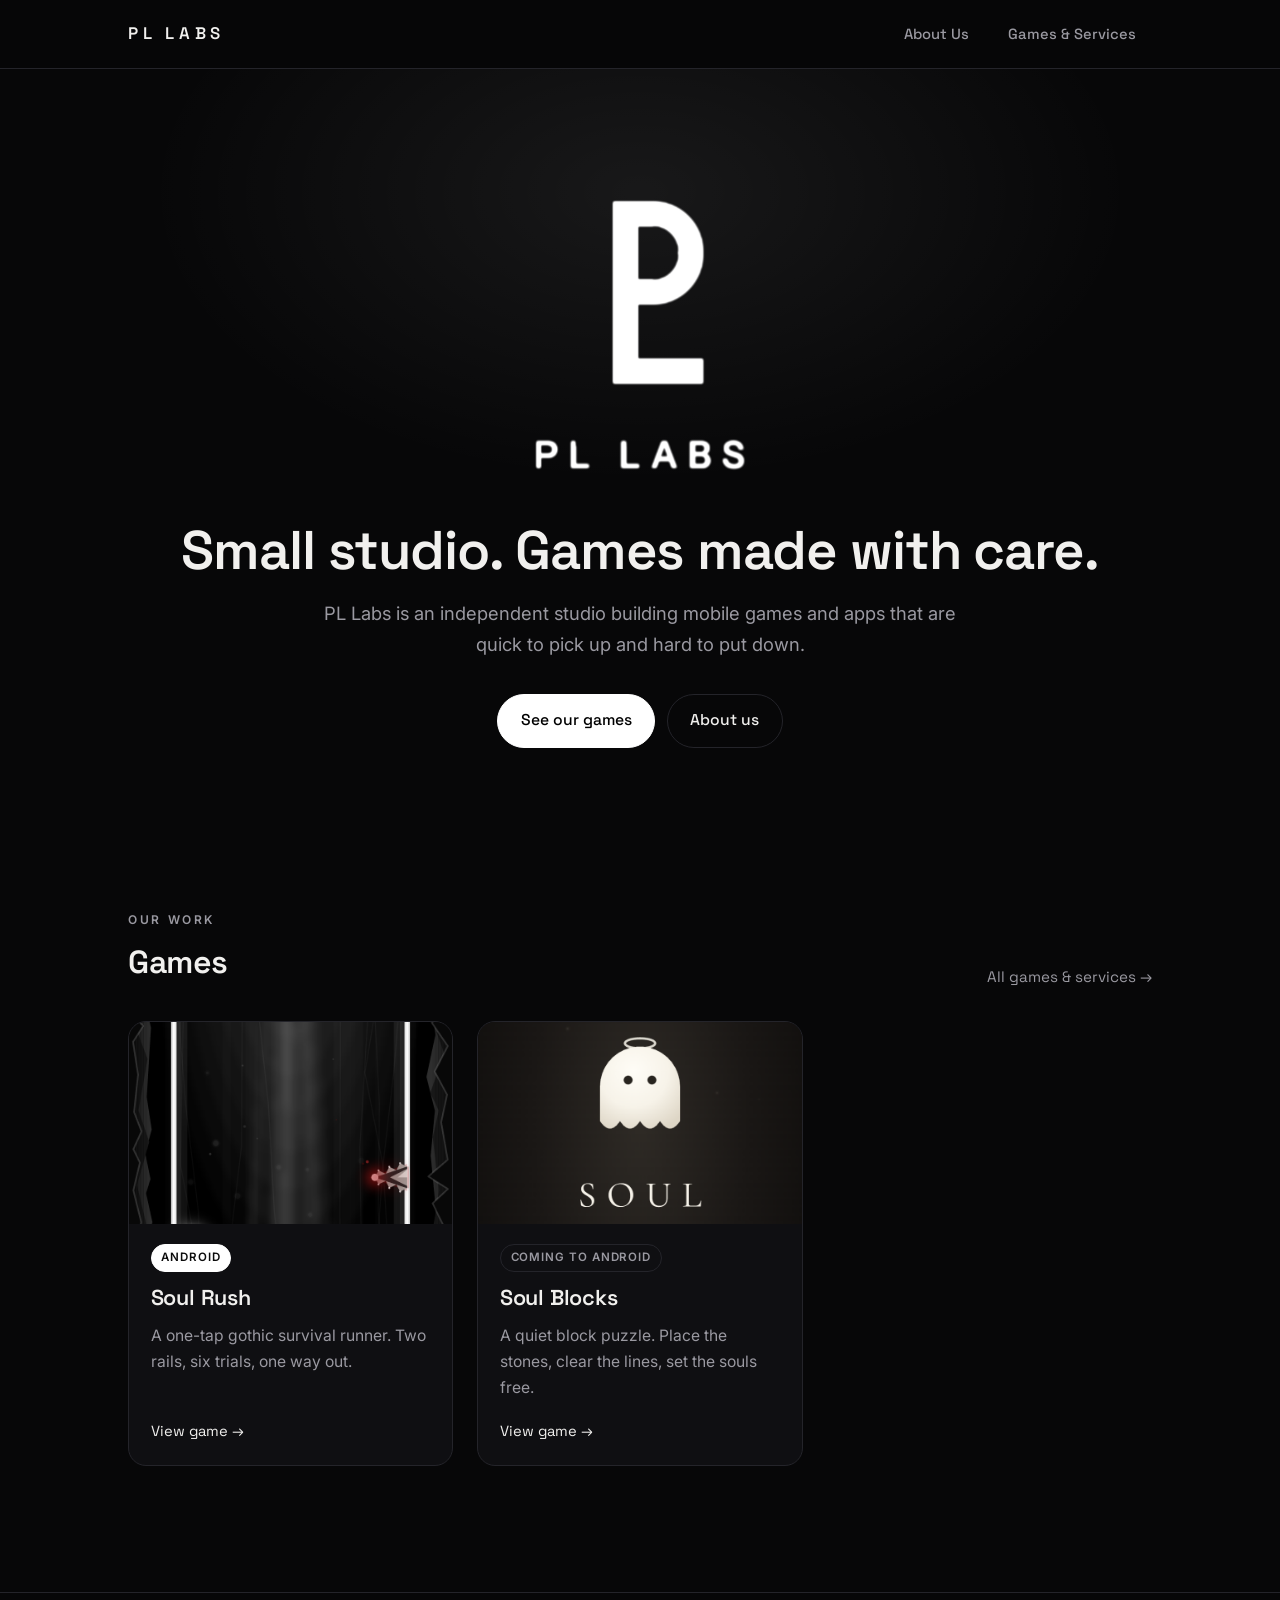
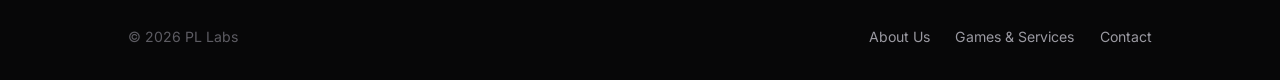
<file: index.html>
<!doctype html>
<html lang="en">
<head>
  <meta charset="UTF-8" />
  <meta name="viewport" content="width=device-width, initial-scale=1.0" />
  <title>PL Labs: independent game studio</title>
  <meta name="description" content="PL Labs is an independent studio making mobile games and apps. Home of Soul Rush." />
  <meta name="theme-color" content="#070708" />
  <link rel="icon" type="image/svg+xml" href="assets/favicon.svg" />

  <meta property="og:type" content="website" />
  <meta property="og:title" content="PL Labs" />
  <meta property="og:description" content="An independent studio making mobile games and apps. Home of Soul Rush." />
  <meta property="og:image" content="https://playsoulrush.netlify.app/games/soul-rush/assets/screenshots/the-abyss.png" />
  <meta property="og:url" content="https://playsoulrush.netlify.app/" />
  <meta name="twitter:card" content="summary_large_image" />

  <link rel="preconnect" href="https://fonts.googleapis.com" />
  <link rel="preconnect" href="https://fonts.gstatic.com" crossorigin />
  <link href="https://fonts.googleapis.com/css2?family=Inter:wght@400;500;600&family=Space+Grotesk:wght@500;600&display=swap" rel="stylesheet" />

  <link rel="stylesheet" href="assets/studio.css" />
</head>
<body>

  <header class="studio-head">
    <div class="container studio-head-row">
      <a class="brand" href="./">PL Labs</a>
      <nav class="studio-nav" aria-label="Main">
        <a href="about/">About Us</a>
        <a href="games/">Games &amp; Services</a>
      </nav>
    </div>
  </header>

  <main>
    <section class="hero">
      <div class="container">
        <img class="hero-logo rise" src="assets/pl-labs-logo.png" alt="PL Labs" width="689" height="876" />
        <h1 class="hero-title rise-2">Small studio. Games made with care.</h1>
        <p class="hero-sub rise-2">
          PL Labs is an independent studio building mobile games and apps
          that are quick to pick up and hard to put down.
        </p>
        <div class="btn-row rise-3">
          <a class="btn primary" href="games/">See our games</a>
          <a class="btn" href="about/">About us</a>
        </div>
      </div>
    </section>

    <section class="section">
      <div class="container">
        <div class="section-head">
          <div>
            <p class="eyebrow">Our work</p>
            <h2 class="section-title">Games</h2>
          </div>
          <a class="text-link" href="games/">All games &amp; services &rarr;</a>
        </div>

        <!-- Keep these cards in sync with /games/index.html (the full list). -->
        <div class="card-grid">
          <a class="card" href="games/soul-rush/">
            <div class="card-art"><img src="games/soul-rush/assets/screenshots/gameplay.png" alt="Soul Rush gameplay: a glowing soul orb on the left rail of a dark cavern." loading="lazy" width="780" height="1560" /></div>
            <div class="card-body">
              <div class="card-meta"><span class="tag live">Android</span></div>
              <h3 class="card-title">Soul Rush</h3>
              <p class="card-desc">A one-tap gothic survival runner. Two rails, six trials, one way out.</p>
              <span class="card-cta">View game &rarr;</span>
            </div>
          </a>

          <a class="card" href="games/soul-blocks/">
            <div class="card-art"><img src="games/soul-blocks/assets/screenshots/title.png" style="object-position: center 20%" alt="Soul Blocks title screen: a white soul with a halo above the words SOUL BLOCKS." loading="lazy" width="780" height="1688" /></div>
            <div class="card-body">
              <div class="card-meta"><span class="tag">Coming to Android</span></div>
              <h3 class="card-title">Soul Blocks</h3>
              <p class="card-desc">A quiet block puzzle. Place the stones, clear the lines, set the souls free.</p>
              <span class="card-cta">View game &rarr;</span>
            </div>
          </a>
        </div>
      </div>
    </section>
  </main>

  <footer class="studio-foot">
    <div class="container studio-foot-row">
      <span>&copy; 2026 PL Labs</span>
      <nav aria-label="Footer">
        <a href="about/">About Us</a>
        <a href="games/">Games &amp; Services</a>
        <a href="about/#contact">Contact</a>
      </nav>
    </div>
  </footer>

</body>
</html>
</file>
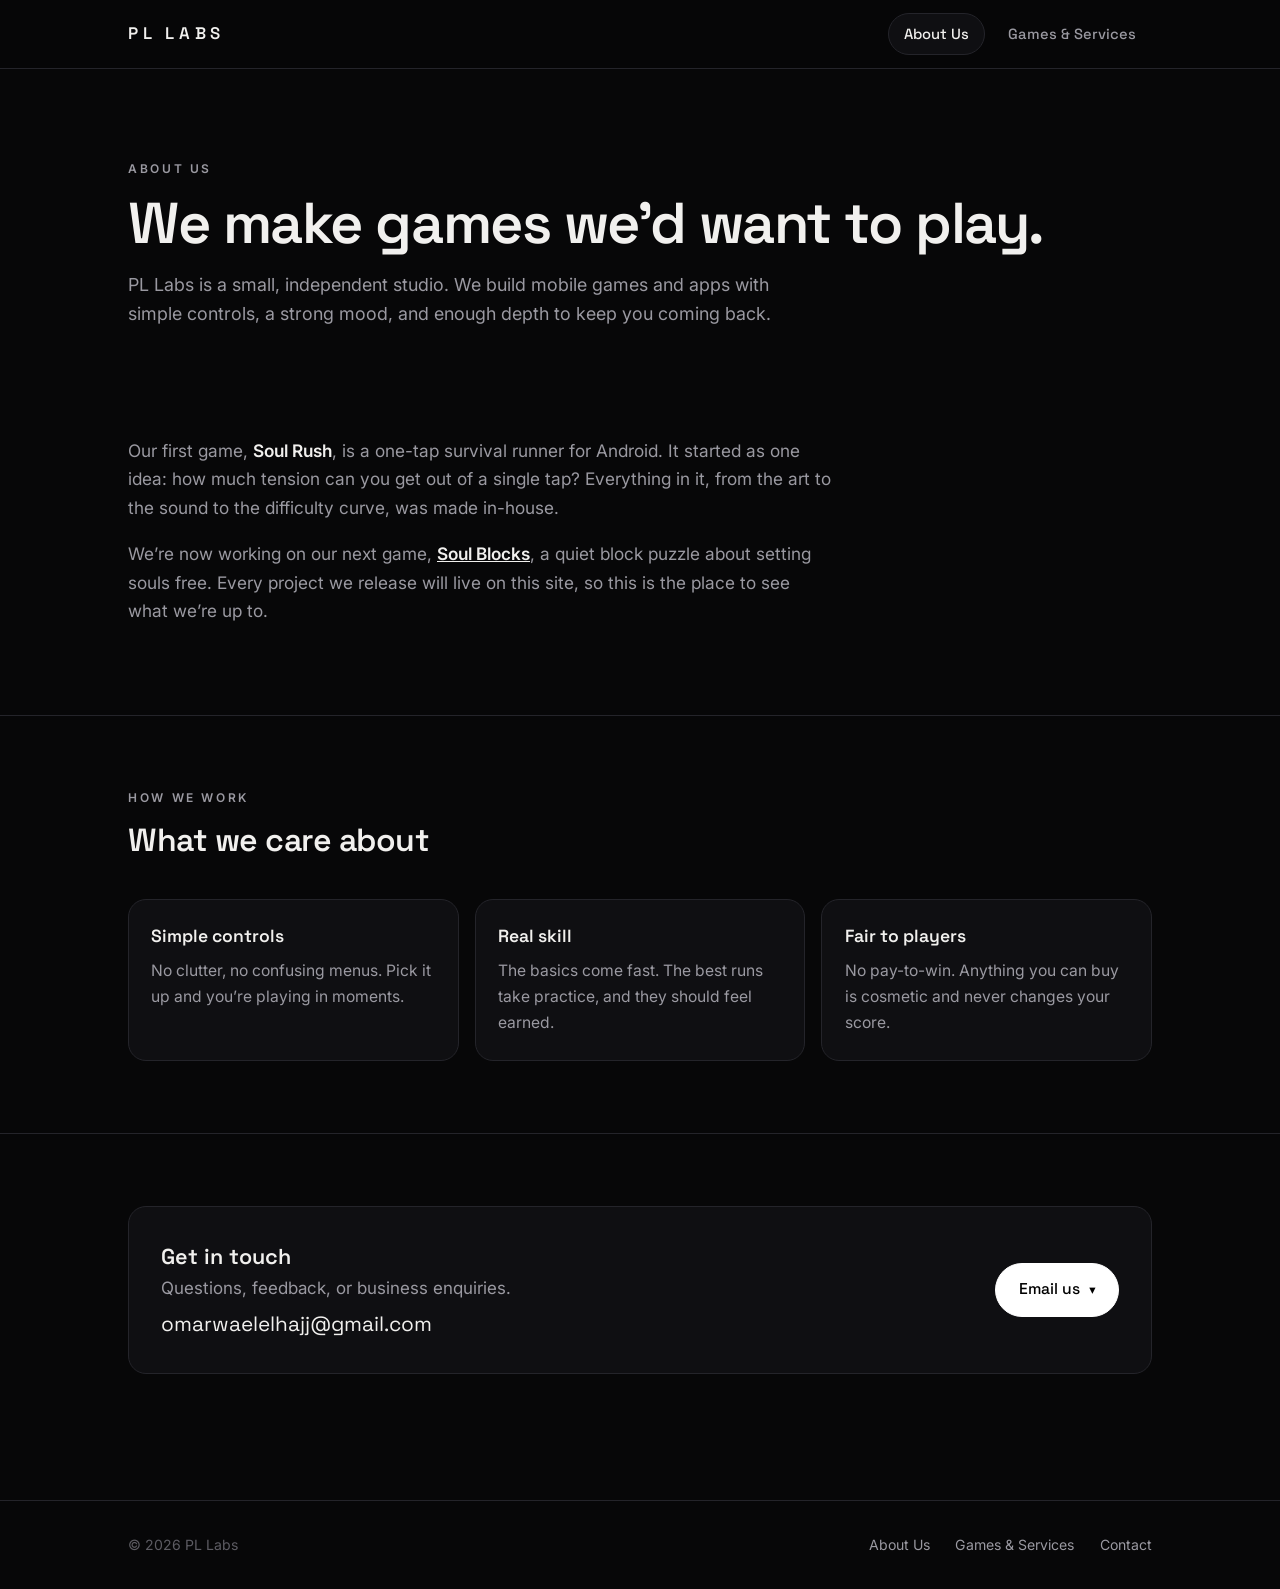
<file: about/index.html>
<!doctype html>
<html lang="en">
<head>
  <meta charset="UTF-8" />
  <meta name="viewport" content="width=device-width, initial-scale=1.0" />
  <title>About Us &middot; PL Labs</title>
  <meta name="description" content="Who PL Labs is and how we make games." />
  <meta name="theme-color" content="#070708" />
  <link rel="icon" type="image/svg+xml" href="../assets/favicon.svg" />

  <link rel="preconnect" href="https://fonts.googleapis.com" />
  <link rel="preconnect" href="https://fonts.gstatic.com" crossorigin />
  <link href="https://fonts.googleapis.com/css2?family=Inter:wght@400;500;600&family=Space+Grotesk:wght@500;600&display=swap" rel="stylesheet" />

  <link rel="stylesheet" href="../assets/studio.css" />
</head>
<body>

  <header class="studio-head">
    <div class="container studio-head-row">
      <a class="brand" href="../">PL Labs</a>
      <nav class="studio-nav" aria-label="Main">
        <a href="./" aria-current="page">About Us</a>
        <a href="../games/">Games &amp; Services</a>
      </nav>
    </div>
  </header>

  <main>
    <section class="container page-head">
      <p class="eyebrow rise">About Us</p>
      <h1 class="page-title rise-2">We make games we&rsquo;d want to play.</h1>
      <p class="page-lead rise-3">
        PL Labs is a small, independent studio. We build mobile games and
        apps with simple controls, a strong mood, and enough depth to keep
        you coming back.
      </p>
    </section>

    <section class="section">
      <div class="container">
        <div class="prose">
          <p>
            Our first game, <strong>Soul Rush</strong>, is a one-tap survival
            runner for Android. It started as one idea: how much tension can
            you get out of a single tap? Everything in it, from the art to the
            sound to the difficulty curve, was made in-house.
          </p>
          <p>
            We&rsquo;re now working on our next game, <strong><a href="../games/soul-blocks/">Soul Blocks</a></strong>,
            a quiet block puzzle about setting souls free.
            Every project we release will live on this site, so this is the
            place to see what we&rsquo;re up to.
          </p>
        </div>
      </div>
    </section>

    <section class="section">
      <div class="container">
        <div class="section-head">
          <div>
            <p class="eyebrow">How we work</p>
            <h2 class="section-title">What we care about</h2>
          </div>
        </div>
        <div class="values">
          <div class="value">
            <h3>Simple controls</h3>
            <p>No clutter, no confusing menus. Pick it up and you&rsquo;re playing in moments.</p>
          </div>
          <div class="value">
            <h3>Real skill</h3>
            <p>The basics come fast. The best runs take practice, and they should feel earned.</p>
          </div>
          <div class="value">
            <h3>Fair to players</h3>
            <p>No pay-to-win. Anything you can buy is cosmetic and never changes your score.</p>
          </div>
        </div>
      </div>
    </section>

    <section class="section">
      <div class="container">
        <!-- "Email us" offers webmail compose links as well as mailto:, because
             a bare mailto: does nothing on a computer with no mail app set up. -->
        <div class="contact-box" id="contact">
          <div>
            <h2>Get in touch</h2>
            <p>Questions, feedback, or business enquiries.</p>
            <p class="contact-email">omarwaelelhajj@gmail.com</p>
          </div>
          <details class="mail-menu">
            <summary class="btn primary">Email us</summary>
            <div class="mail-menu-list">
              <a href="https://mail.google.com/mail/?view=cm&amp;fs=1&amp;to=omarwaelelhajj@gmail.com" target="_blank" rel="noopener">Gmail</a>
              <a href="https://outlook.live.com/mail/0/deeplink/compose?to=omarwaelelhajj@gmail.com" target="_blank" rel="noopener">Outlook</a>
              <a href="https://compose.mail.yahoo.com/?to=omarwaelelhajj@gmail.com" target="_blank" rel="noopener">Yahoo Mail</a>
              <a href="mailto:omarwaelelhajj@gmail.com">Default mail app</a>
            </div>
          </details>
        </div>
      </div>
    </section>
  </main>

  <footer class="studio-foot">
    <div class="container studio-foot-row">
      <span>&copy; 2026 PL Labs</span>
      <nav aria-label="Footer">
        <a href="./">About Us</a>
        <a href="../games/">Games &amp; Services</a>
        <a href="#contact">Contact</a>
      </nav>
    </div>
  </footer>

  <script>
    // The mail menu is a plain <details>, so it opens without JS; this only
    // closes it on an outside click, on Escape, or once a service is picked.
    const menu = document.querySelector(".mail-menu");
    document.addEventListener("click", (e) => {
      if (menu.open && !menu.contains(e.target)) menu.open = false;
    });
    document.addEventListener("keydown", (e) => {
      if (e.key === "Escape") menu.open = false;
    });
    menu.querySelectorAll("a").forEach((a) => a.addEventListener("click", () => (menu.open = false)));
  </script>

</body>
</html>
</file>
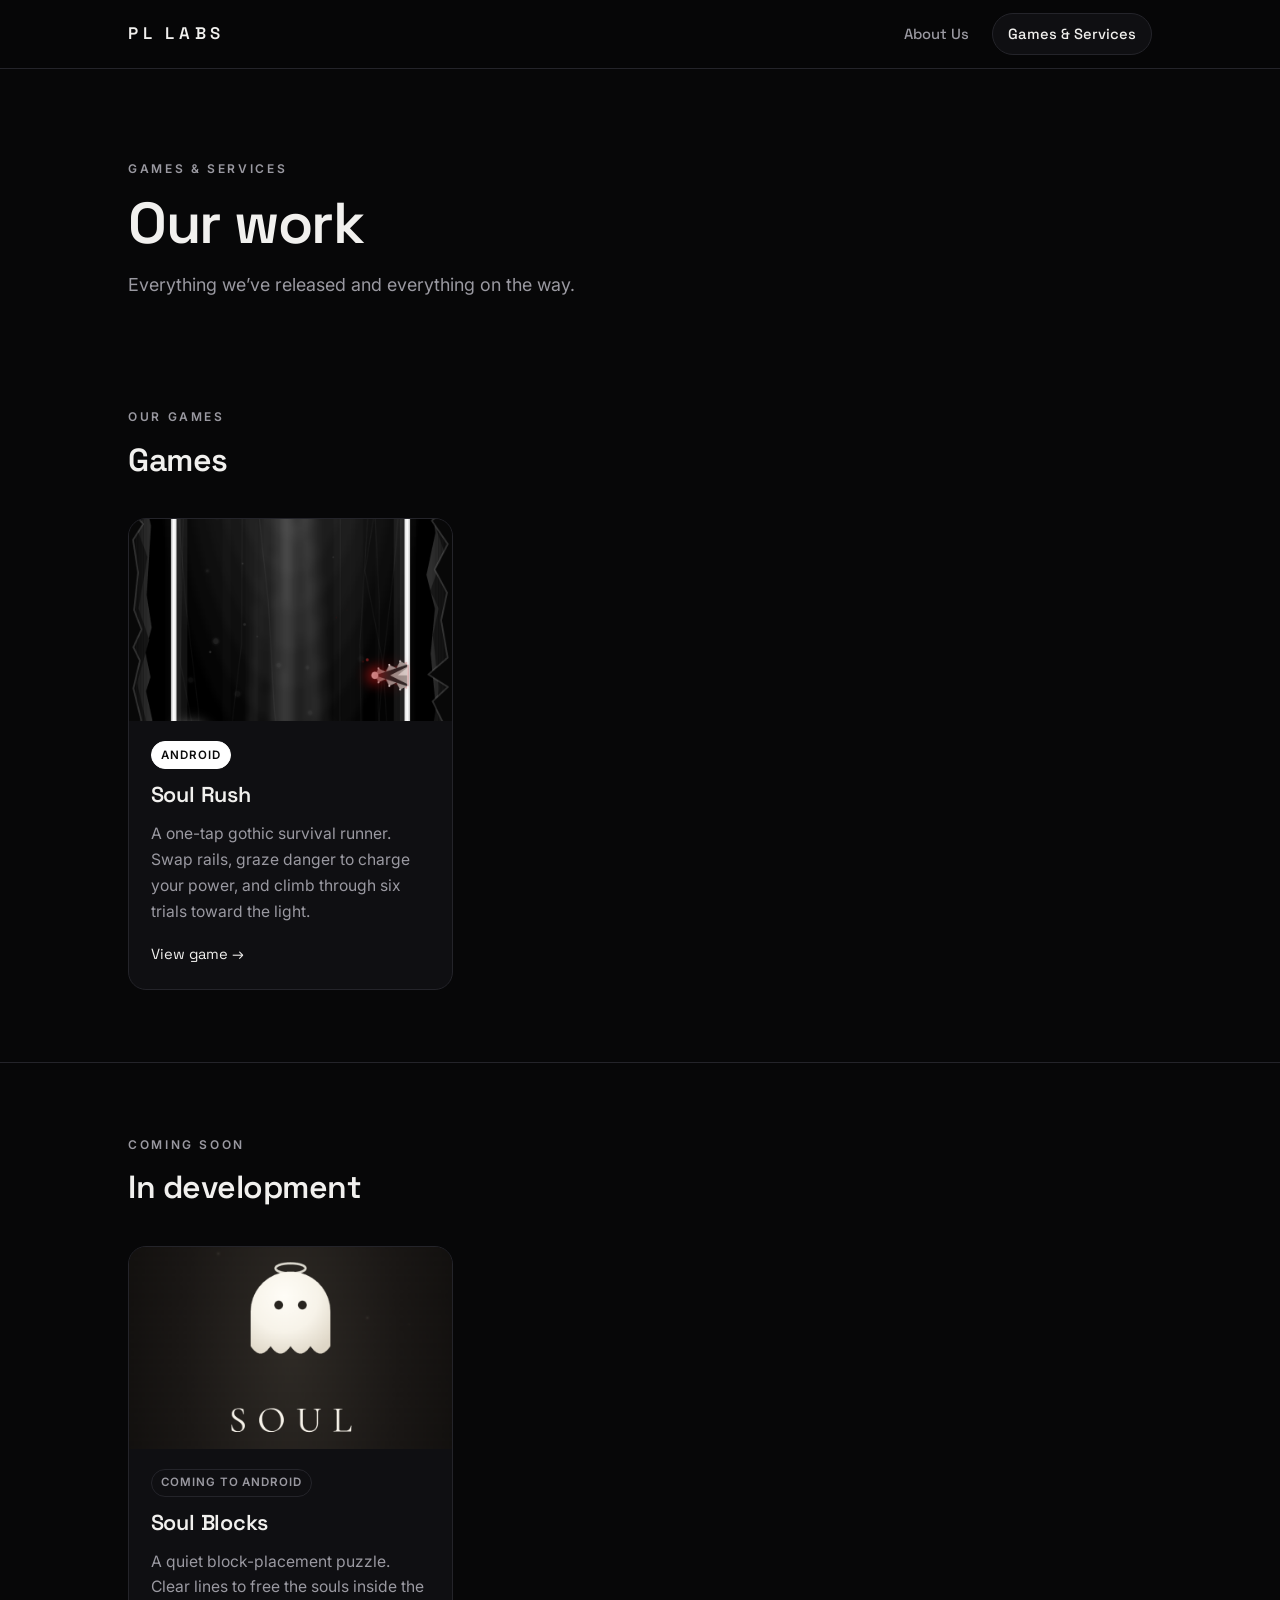
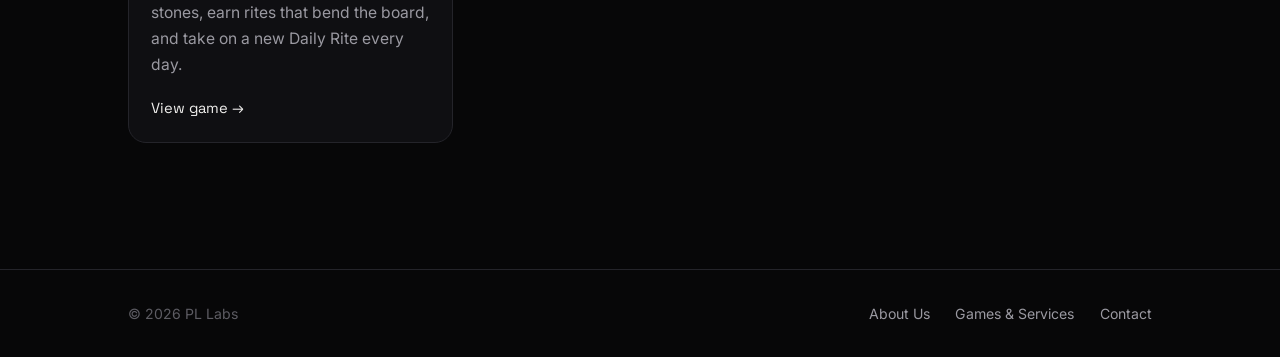
<file: games/index.html>
<!doctype html>
<html lang="en">
<head>
  <meta charset="UTF-8" />
  <meta name="viewport" content="width=device-width, initial-scale=1.0" />
  <title>Games &amp; Services &middot; PL Labs</title>
  <meta name="description" content="Every game and project from PL Labs, released and upcoming." />
  <meta name="theme-color" content="#070708" />
  <link rel="icon" type="image/svg+xml" href="../assets/favicon.svg" />

  <link rel="preconnect" href="https://fonts.googleapis.com" />
  <link rel="preconnect" href="https://fonts.gstatic.com" crossorigin />
  <link href="https://fonts.googleapis.com/css2?family=Inter:wght@400;500;600&family=Space+Grotesk:wght@500;600&display=swap" rel="stylesheet" />

  <link rel="stylesheet" href="../assets/studio.css" />
</head>
<body>

  <header class="studio-head">
    <div class="container studio-head-row">
      <a class="brand" href="../">PL Labs</a>
      <nav class="studio-nav" aria-label="Main">
        <a href="../about/">About Us</a>
        <a href="./" aria-current="page">Games &amp; Services</a>
      </nav>
    </div>
  </header>

  <main>
    <section class="container page-head">
      <p class="eyebrow rise">Games &amp; Services</p>
      <h1 class="page-title rise-2">Our work</h1>
      <p class="page-lead rise-3">
        Everything we&rsquo;ve released and everything on the way.
      </p>
    </section>

    <section class="section">
      <div class="container">
        <div class="section-head">
          <div>
            <p class="eyebrow">Our games</p>
            <h2 class="section-title">Games</h2>
          </div>
        </div>

        <!-- ════════════════════════════════════════════════════
             PROJECT CARDS. To add a project: copy a card, point it at
             its page (games/<slug>/), and move it from "In development"
             up to "Games" when it ships. A card with no page yet
             is a <div class="card"> (not a link). See CLAUDE.md.
             Also update the cards on the home page (/index.html).
             ════════════════════════════════════════════════════ -->
        <div class="card-grid">
          <a class="card" href="soul-rush/">
            <div class="card-art"><img src="soul-rush/assets/screenshots/gameplay.png" alt="Soul Rush gameplay: a glowing soul orb on the left rail of a dark cavern." loading="lazy" width="780" height="1560" /></div>
            <div class="card-body">
              <div class="card-meta"><span class="tag live">Android</span></div>
              <h3 class="card-title">Soul Rush</h3>
              <p class="card-desc">A one-tap gothic survival runner. Swap rails, graze danger to charge your power, and climb through six trials toward the light.</p>
              <span class="card-cta">View game &rarr;</span>
            </div>
          </a>
        </div>
      </div>
    </section>

    <section class="section">
      <div class="container">
        <div class="section-head">
          <div>
            <p class="eyebrow">Coming soon</p>
            <h2 class="section-title">In development</h2>
          </div>
        </div>

        <div class="card-grid">
          <a class="card" href="soul-blocks/">
            <div class="card-art"><img src="soul-blocks/assets/screenshots/title.png" style="object-position: center 20%" alt="Soul Blocks title screen: a white soul with a halo above the words SOUL BLOCKS." loading="lazy" width="780" height="1688" /></div>
            <div class="card-body">
              <div class="card-meta"><span class="tag">Coming to Android</span></div>
              <h3 class="card-title">Soul Blocks</h3>
              <p class="card-desc">A quiet block-placement puzzle. Clear lines to free the souls inside the stones, earn rites that bend the board, and take on a new Daily Rite every day.</p>
              <span class="card-cta">View game &rarr;</span>
            </div>
          </a>
        </div>
      </div>
    </section>
  </main>

  <footer class="studio-foot">
    <div class="container studio-foot-row">
      <span>&copy; 2026 PL Labs</span>
      <nav aria-label="Footer">
        <a href="../about/">About Us</a>
        <a href="./">Games &amp; Services</a>
        <a href="../about/#contact">Contact</a>
      </nav>
    </div>
  </footer>

</body>
</html>
</file>
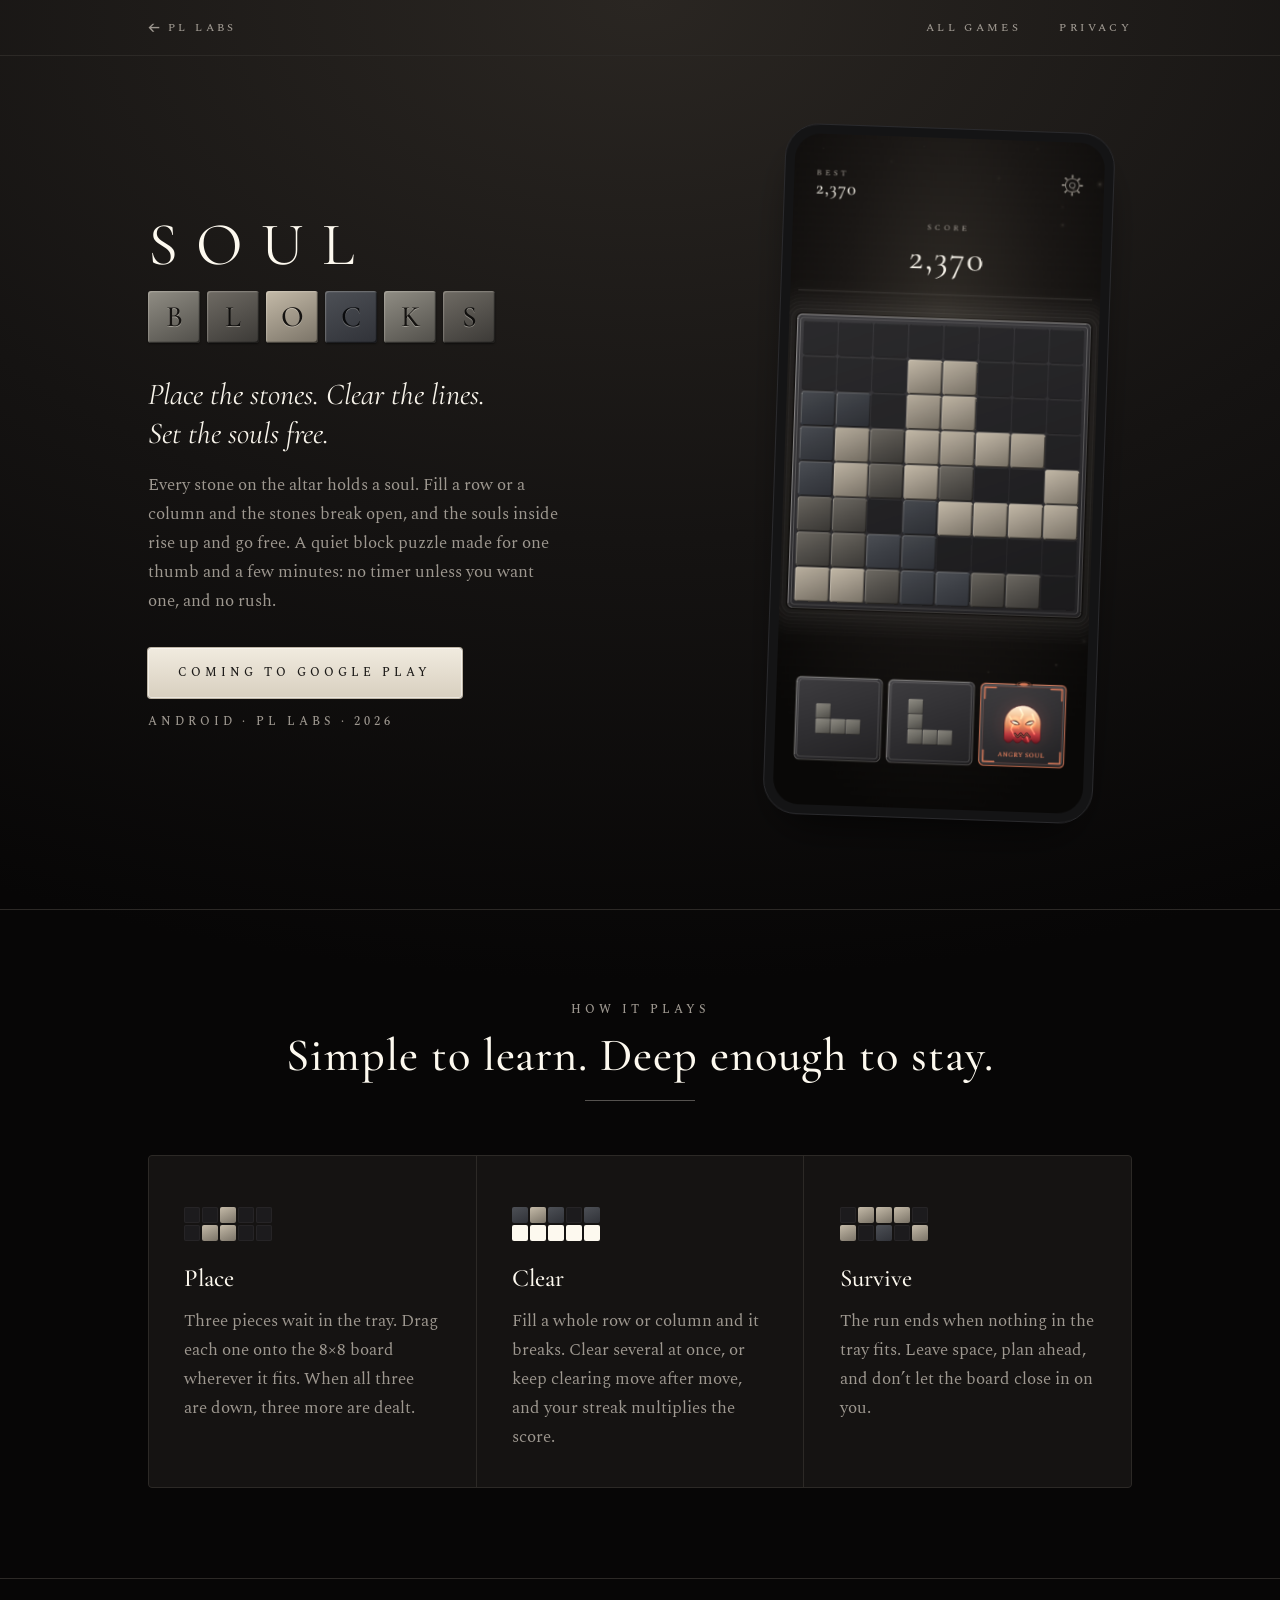
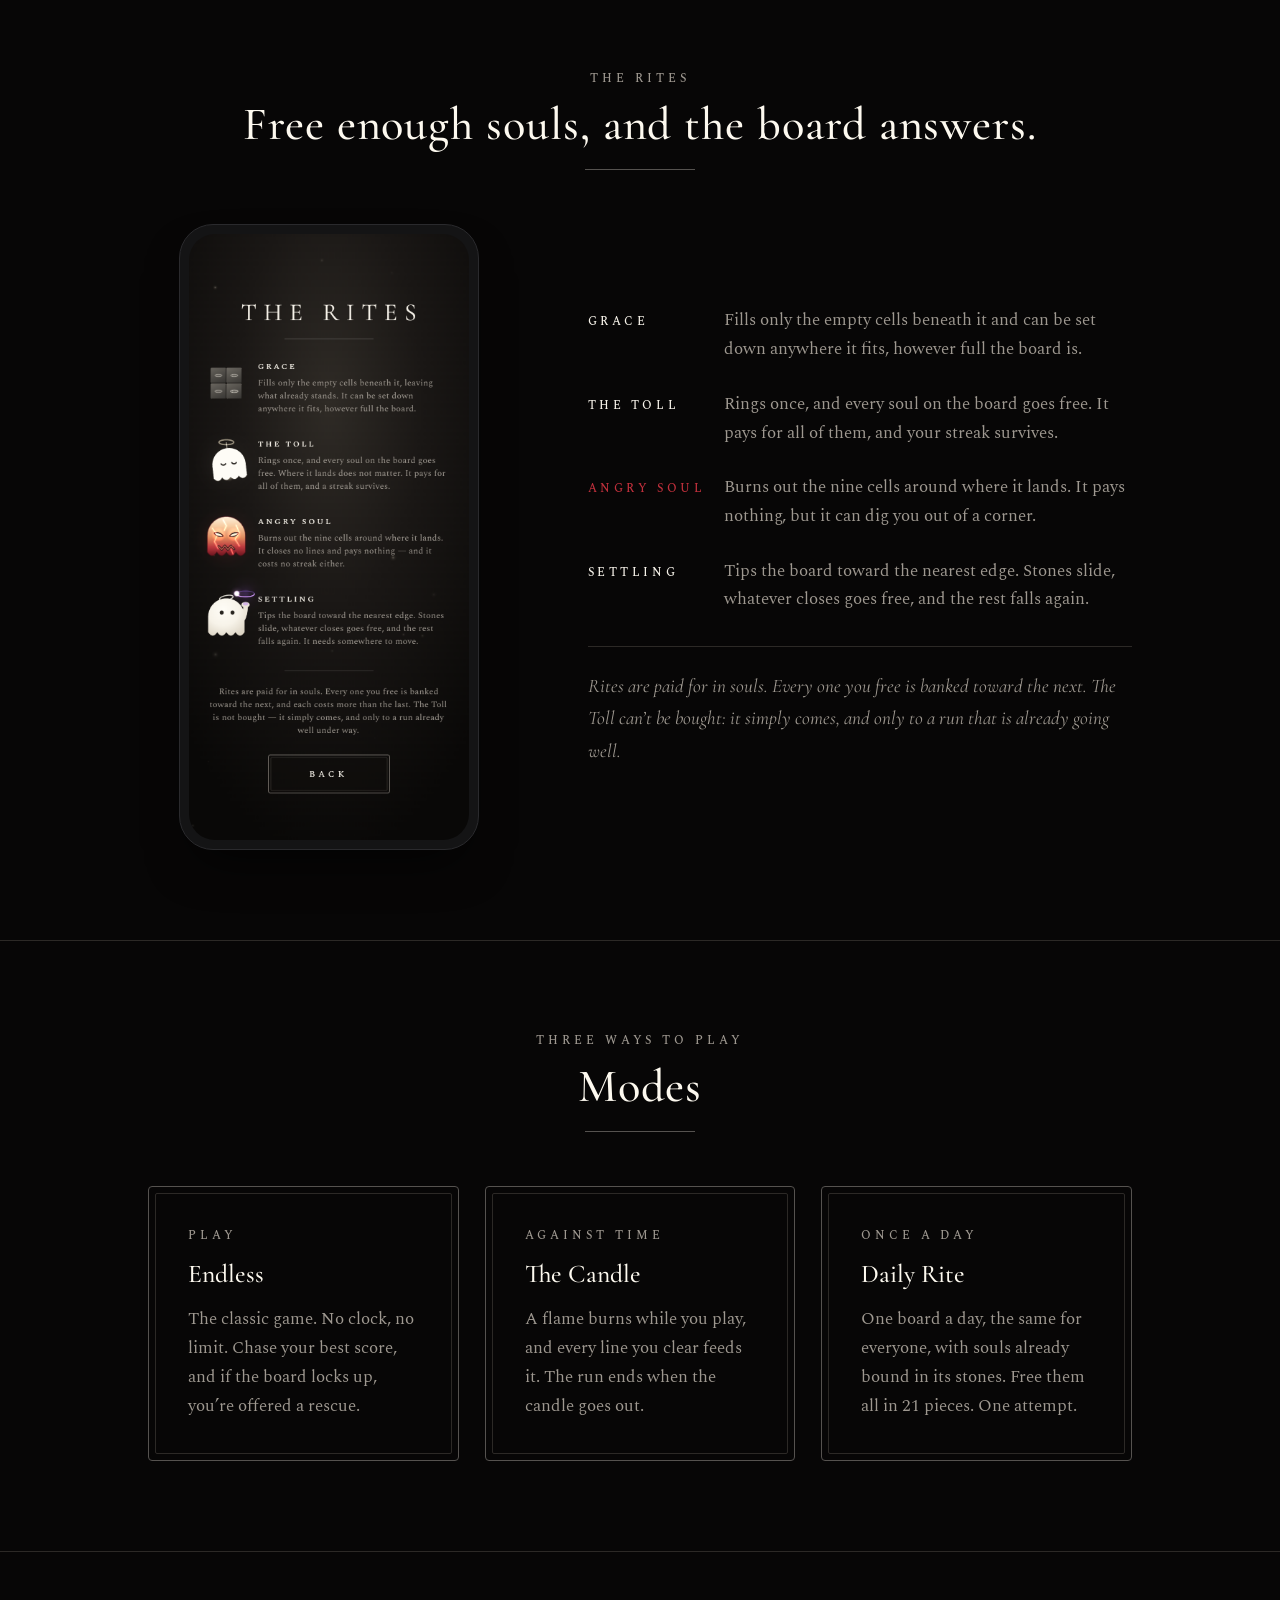
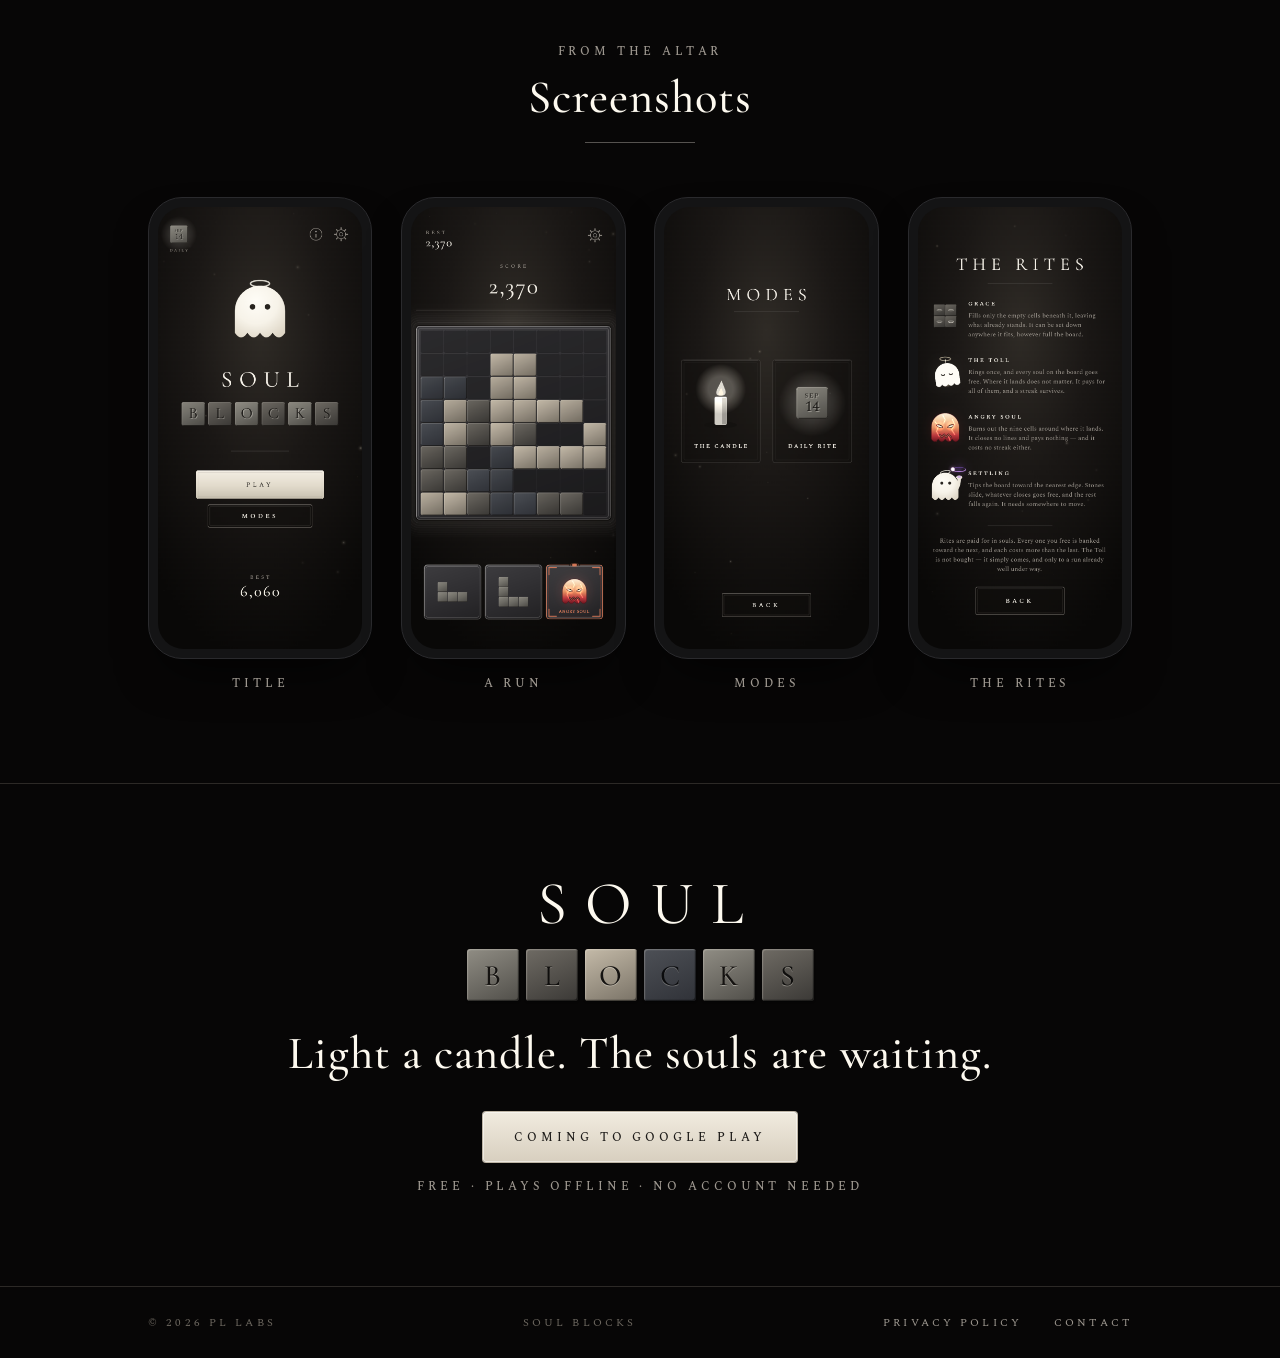
<file: games/soul-blocks/index.html>
<!doctype html>
<html lang="en">
<head>
  <meta charset="UTF-8" />
  <meta name="viewport" content="width=device-width, initial-scale=1.0" />
  <title>Soul Blocks: a quiet block puzzle</title>
  <meta name="description" content="Soul Blocks is a quiet block-placement puzzle from PL Labs. Place stones on an 8×8 altar, clear lines to free the souls inside, and earn rites that bend the board. Coming to Google Play." />
  <meta name="theme-color" content="#151312" />
  <link rel="icon" type="image/svg+xml" href="assets/favicon.svg" />

  <meta property="og:type" content="website" />
  <meta property="og:title" content="Soul Blocks: a quiet block puzzle" />
  <meta property="og:description" content="Place the stones. Clear the lines. Set the souls free. Coming to Google Play." />
  <meta property="og:image" content="https://playsoulrush.netlify.app/games/soul-blocks/assets/feature-graphic.png" />
  <meta property="og:url" content="https://playsoulrush.netlify.app/games/soul-blocks/" />
  <meta name="twitter:card" content="summary_large_image" />

  <link rel="preconnect" href="https://fonts.googleapis.com" />
  <link rel="preconnect" href="https://fonts.gstatic.com" crossorigin />
  <link href="https://fonts.googleapis.com/css2?family=Cormorant+Garamond:ital,wght@0,400;0,500;1,400&family=Spectral:wght@400;500&display=swap" rel="stylesheet" />

  <link rel="stylesheet" href="style.css" />
  <script>document.documentElement.classList.add('js');</script>
</head>
<body>

  <header class="site-head">
    <div class="container site-head-row">
      <a href="../../"><span class="back-arrow" aria-hidden="true">&larr;</span>PL Labs</a>
      <nav class="head-nav" aria-label="Game">
        <a href="../">All games</a>
        <a href="privacy.html">Privacy</a>
      </nav>
    </div>
  </header>

  <main>
    <!-- ── hero: the title screen, re-set in HTML ─────────── -->
    <section class="hero">
      <div class="container hero-grid">
        <div>
          <h1 class="wordmark rise" aria-label="Soul Blocks">
            <span class="wordmark-soul" aria-hidden="true">SOUL</span>
            <span class="stones" aria-hidden="true">
              <span class="stone weathered">B</span><span class="stone ash">L</span><span class="stone bone">O</span><span class="stone obsidian">C</span><span class="stone weathered">K</span><span class="stone ash">S</span>
            </span>
          </h1>

          <p class="tagline rise-2">Place the stones. Clear the lines.<br />Set the souls free.</p>

          <p class="hero-copy rise-2">
            Every stone on the altar holds a soul. Fill a row or a column and
            the stones break open, and the souls inside rise up and go free.
            A quiet block puzzle made for one thumb and a few minutes: no
            timer unless you want one, and no rush.
          </p>

          <p class="rise-3"><span class="plaque">Coming to Google Play</span></p>
          <p class="eyebrow plaque-sub rise-3">Android &middot; PL Labs &middot; 2026</p>
        </div>

        <div class="hero-phone phone rise-3">
          <img
            src="assets/screenshots/gameplay.png"
            width="780" height="1688"
            alt="Soul Blocks gameplay: an 8×8 board of grey stones under a score of 2,370, with two stone pieces and an Angry Soul rite waiting in the tray."
          />
        </div>
      </div>
    </section>

    <!-- ── how it plays ───────────────────────────────────── -->
    <section class="section" id="how">
      <div class="container">
        <div class="section-head reveal">
          <p class="eyebrow">How it plays</p>
          <h2 class="section-title">Simple to learn. Deep enough to stay.</h2>
          <span class="rule"></span>
        </div>

        <div class="steps">
          <div class="step reveal">
            <div class="mini" aria-hidden="true">
              <i></i><i></i><i class="s"></i><i></i><i></i>
              <i></i><i class="s"></i><i class="s"></i><i></i><i></i>
            </div>
            <h3>Place</h3>
            <p>Three pieces wait in the tray. Drag each one onto the 8&times;8
            board wherever it fits. When all three are down, three more are dealt.</p>
          </div>
          <div class="step reveal">
            <div class="mini" aria-hidden="true">
              <i class="o"></i><i class="s"></i><i class="o"></i><i></i><i class="o"></i>
              <i class="lit"></i><i class="lit"></i><i class="lit"></i><i class="lit"></i><i class="lit"></i>
            </div>
            <h3>Clear</h3>
            <p>Fill a whole row or column and it breaks. Clear several at once,
            or keep clearing move after move, and your streak multiplies the score.</p>
          </div>
          <div class="step reveal">
            <div class="mini" aria-hidden="true">
              <i></i><i class="s"></i><i class="s"></i><i class="s"></i><i></i>
              <i class="s"></i><i></i><i class="o"></i><i></i><i class="s"></i>
            </div>
            <h3>Survive</h3>
            <p>The run ends when nothing in the tray fits. Leave space, plan
            ahead, and don&rsquo;t let the board close in on you.</p>
          </div>
        </div>
      </div>
    </section>

    <!-- ── the rites ──────────────────────────────────────── -->
    <section class="section" id="rites">
      <div class="container">
        <div class="section-head reveal">
          <p class="eyebrow">The rites</p>
          <h2 class="section-title">Free enough souls, and the board answers.</h2>
          <span class="rule"></span>
        </div>

        <div class="rites-grid">
          <div class="phone reveal">
            <img src="assets/screenshots/rites.png" width="780" height="1688" loading="lazy"
              alt="The Rites screen in Soul Blocks, describing Grace, The Toll, Angry Soul and Settling." />
          </div>

          <div class="reveal">
            <ul class="rite-list">
              <li>
                <span class="rite-name">Grace</span>
                <p>Fills only the empty cells beneath it and can be set down
                anywhere it fits, however full the board is.</p>
              </li>
              <li>
                <span class="rite-name">The Toll</span>
                <p>Rings once, and every soul on the board goes free. It pays for
                all of them, and your streak survives.</p>
              </li>
              <li class="angry">
                <span class="rite-name">Angry Soul</span>
                <p>Burns out the nine cells around where it lands. It pays
                nothing, but it can dig you out of a corner.</p>
              </li>
              <li>
                <span class="rite-name">Settling</span>
                <p>Tips the board toward the nearest edge. Stones slide, whatever
                closes goes free, and the rest falls again.</p>
              </li>
            </ul>
            <p class="rites-note">
              Rites are paid for in souls. Every one you free is banked toward
              the next. The Toll can&rsquo;t be bought: it simply comes, and only
              to a run that is already going well.
            </p>
          </div>
        </div>
      </div>
    </section>

    <!-- ── modes ──────────────────────────────────────────── -->
    <section class="section" id="modes">
      <div class="container">
        <div class="section-head reveal">
          <p class="eyebrow">Three ways to play</p>
          <h2 class="section-title">Modes</h2>
          <span class="rule"></span>
        </div>

        <div class="modes">
          <article class="mode reveal">
            <div class="mode-inner">
              <span class="eyebrow">Play</span>
              <h3>Endless</h3>
              <p>The classic game. No clock, no limit. Chase your best score,
              and if the board locks up, you&rsquo;re offered a rescue.</p>
            </div>
          </article>
          <article class="mode reveal">
            <div class="mode-inner">
              <span class="eyebrow">Against time</span>
              <h3>The Candle</h3>
              <p>A flame burns while you play, and every line you clear feeds
              it. The run ends when the candle goes out.</p>
            </div>
          </article>
          <article class="mode reveal">
            <div class="mode-inner">
              <span class="eyebrow">Once a day</span>
              <h3>Daily Rite</h3>
              <p>One board a day, the same for everyone, with souls already
              bound in its stones. Free them all in 21 pieces. One attempt.</p>
            </div>
          </article>
        </div>
      </div>
    </section>

    <!-- ── gallery ────────────────────────────────────────── -->
    <section class="section" id="gallery">
      <div class="container">
        <div class="section-head reveal">
          <p class="eyebrow">From the altar</p>
          <h2 class="section-title">Screenshots</h2>
          <span class="rule"></span>
        </div>

        <div class="gallery">
          <figure class="shot reveal">
            <div class="phone"><img src="assets/screenshots/title.png" width="780" height="1688" loading="lazy" alt="Soul Blocks title screen: a white soul with a halo above the words SOUL BLOCKS, with PLAY and MODES buttons." /></div>
            <figcaption class="eyebrow">Title</figcaption>
          </figure>
          <figure class="shot reveal">
            <div class="phone"><img src="assets/screenshots/gameplay.png" width="780" height="1688" loading="lazy" alt="A run in progress: stones on the board and three pieces in the tray." /></div>
            <figcaption class="eyebrow">A run</figcaption>
          </figure>
          <figure class="shot reveal">
            <div class="phone"><img src="assets/screenshots/modes.png" width="780" height="1688" loading="lazy" alt="The Modes screen: The Candle and Daily Rite." /></div>
            <figcaption class="eyebrow">Modes</figcaption>
          </figure>
          <figure class="shot reveal">
            <div class="phone"><img src="assets/screenshots/rites.png" width="780" height="1688" loading="lazy" alt="The Rites screen describing the four ritual pieces." /></div>
            <figcaption class="eyebrow">The rites</figcaption>
          </figure>
        </div>
      </div>
    </section>

    <!-- ── finale ─────────────────────────────────────────── -->
    <section class="section finale" id="soon">
      <div class="container reveal">
        <div class="wordmark" aria-hidden="true">
          <span class="wordmark-soul">SOUL</span>
          <span class="stones">
            <span class="stone weathered">B</span><span class="stone ash">L</span><span class="stone bone">O</span><span class="stone obsidian">C</span><span class="stone weathered">K</span><span class="stone ash">S</span>
          </span>
        </div>
        <h2 class="section-title">Light a candle. The souls are waiting.</h2>
        <p><span class="plaque">Coming to Google Play</span></p>
        <p class="eyebrow plaque-sub">Free &middot; Plays offline &middot; No account needed</p>
      </div>
    </section>
  </main>

  <footer class="site-foot">
    <div class="container foot-row">
      <span>&copy; 2026 PL Labs</span>
      <span>Soul Blocks</span>
      <nav aria-label="Footer">
        <a href="privacy.html">Privacy Policy</a>
        <a href="mailto:omarwaelelhajj@gmail.com">Contact</a>
      </nav>
    </div>
  </footer>

  <script src="main.js" defer></script>
</body>
</html>
</file>
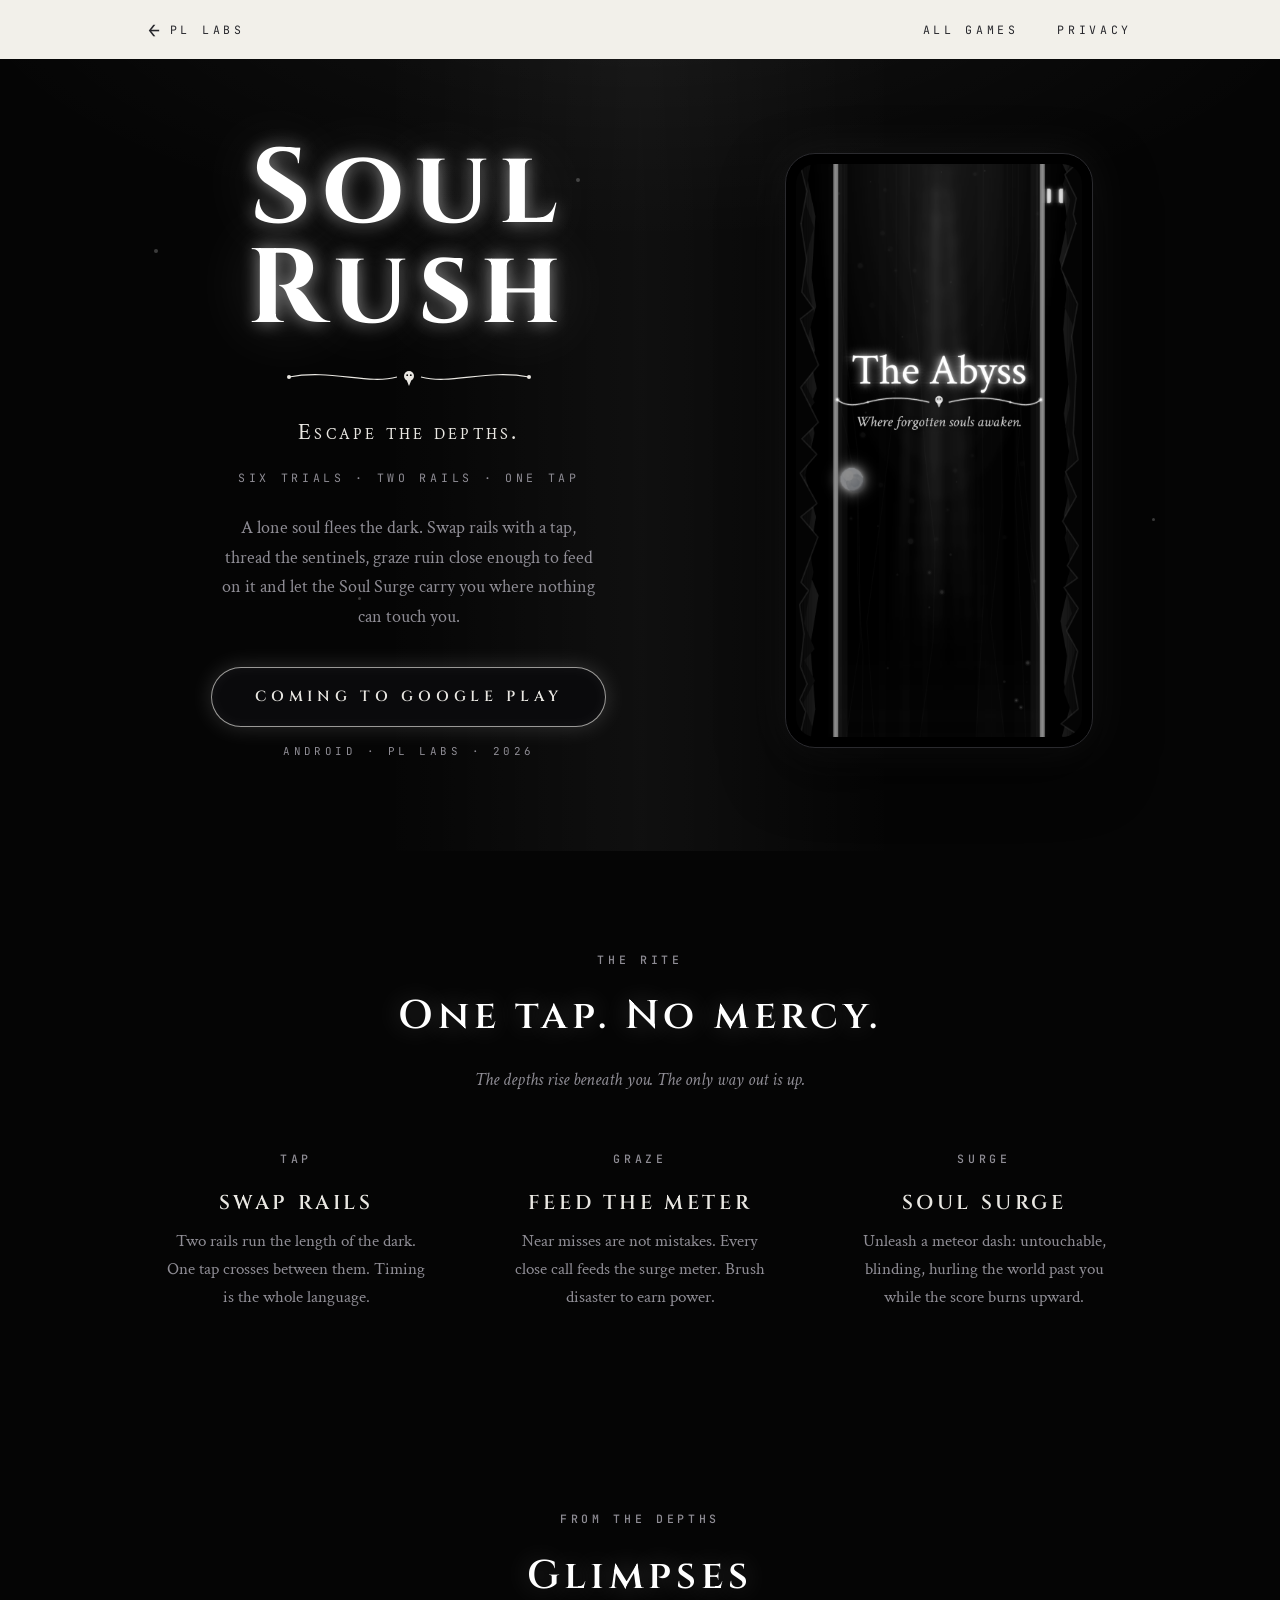
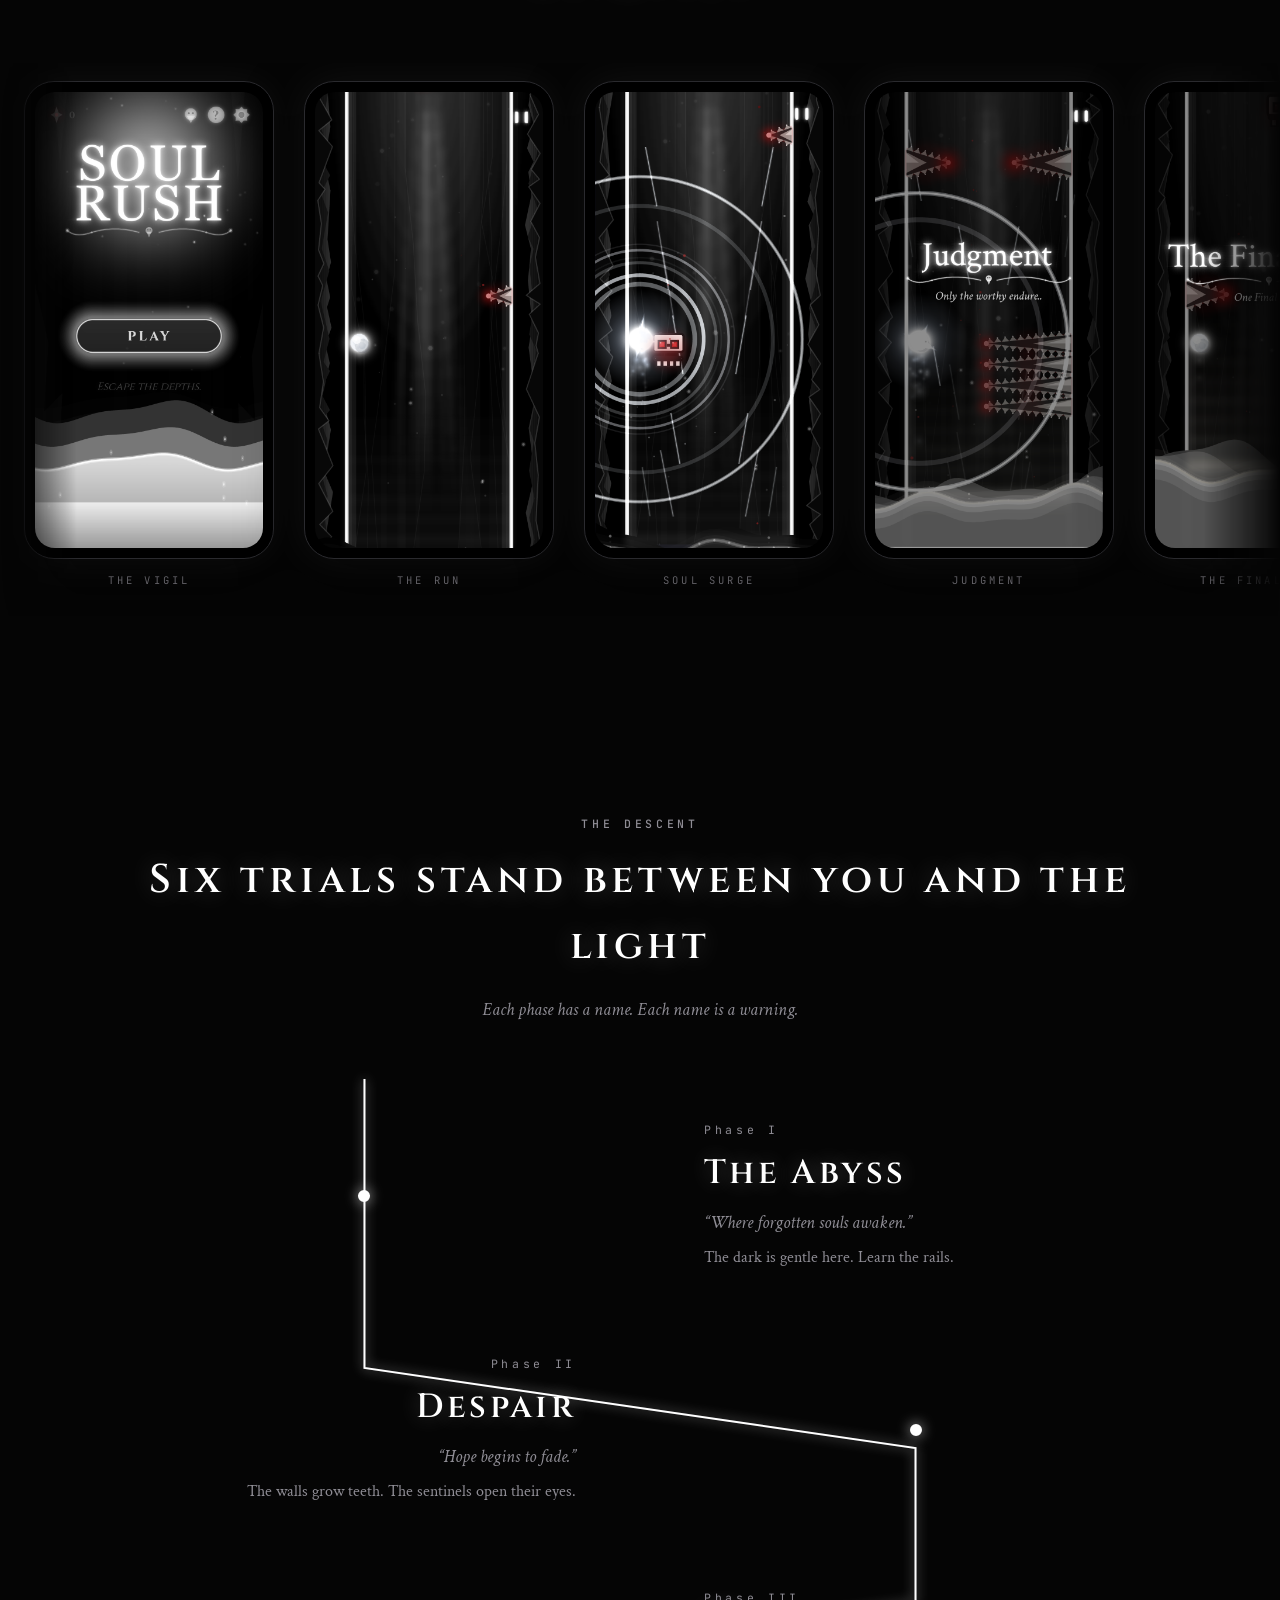
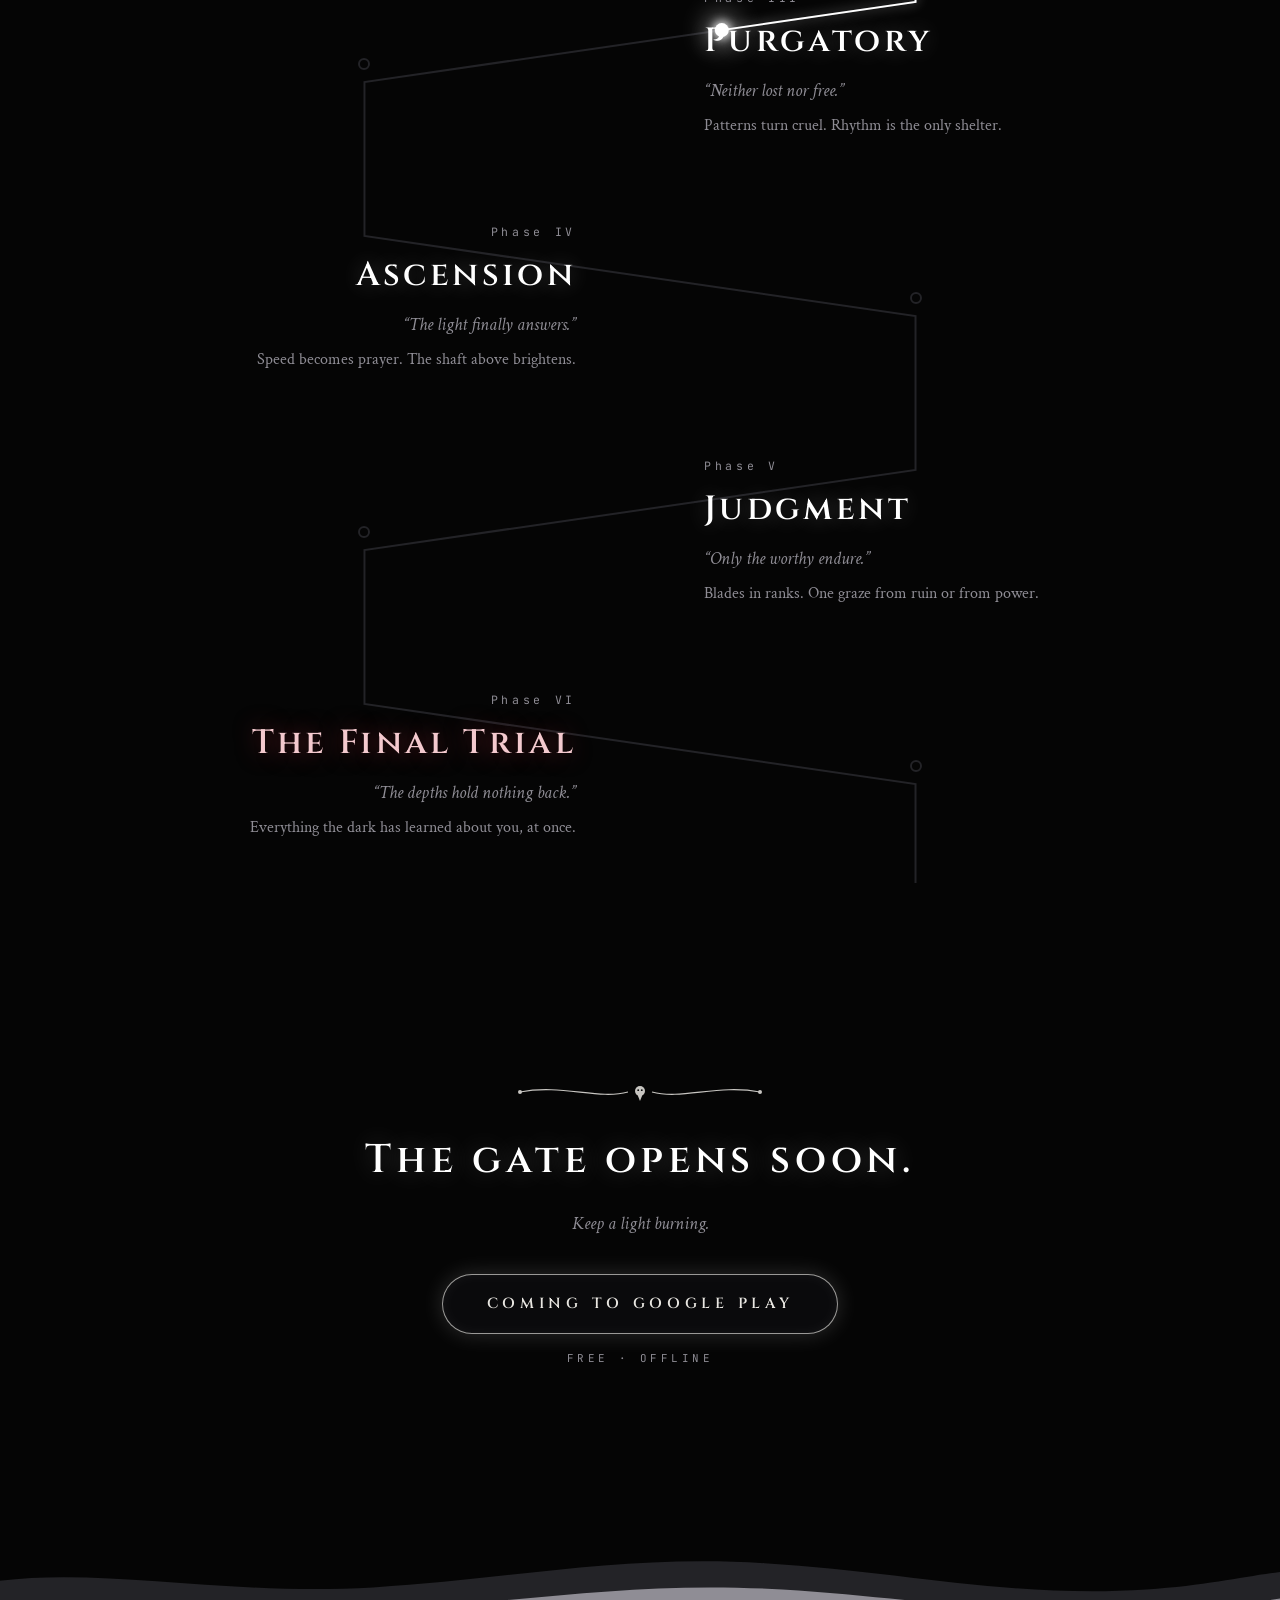
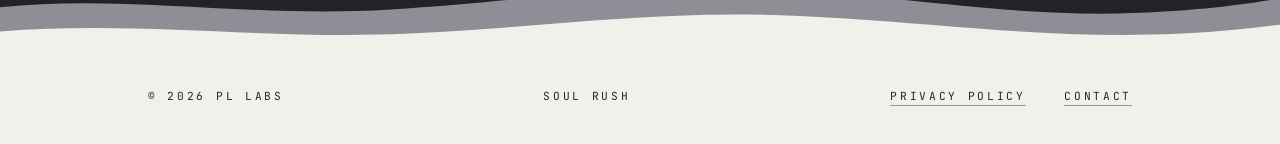
<file: games/soul-rush/index.html>
<!doctype html>
<html lang="en">
<head>
  <meta charset="UTF-8" />
  <meta name="viewport" content="width=device-width, initial-scale=1.0" />
  <title>Soul Rush: Escape the depths.</title>
  <meta name="description" content="Soul Rush is a one-tap gothic survival runner. A lone soul flees the dark on two rails, through six trials, toward the light. Coming to Google Play." />
  <meta name="theme-color" content="#050505" />
  <link rel="icon" type="image/svg+xml" href="assets/favicon.svg" />

  <meta property="og:type" content="website" />
  <meta property="og:title" content="Soul Rush: Escape the depths." />
  <meta property="og:description" content="A one-tap gothic survival runner. Two rails. Six trials. Coming to Google Play." />
  <meta property="og:image" content="https://playsoulrush.netlify.app/games/soul-rush/assets/screenshots/the-abyss.png" />
  <meta property="og:url" content="https://playsoulrush.netlify.app/games/soul-rush/" />
  <meta name="twitter:card" content="summary_large_image" />

  <link rel="preconnect" href="https://fonts.googleapis.com" />
  <link rel="preconnect" href="https://fonts.gstatic.com" crossorigin />
  <link href="https://fonts.googleapis.com/css2?family=Cinzel:wght@400;600;700&family=Crimson+Text:ital@0;1&family=JetBrains+Mono:wght@500&display=swap" rel="stylesheet" />

  <link rel="stylesheet" href="style.css" />
</head>
<body>

  <header class="site-head">
    <div class="container site-head-row">
      <a href="../../"><span class="back-arrow" aria-hidden="true">&larr;</span>PL Labs</a>
      <nav class="head-nav">
        <a href="../">All games</a>
        <a href="../../privacy.html">Privacy</a>
      </nav>
    </div>
  </header>

  <!-- ── hero: the game's start screen, re-set in HTML ────── -->
  <main id="top">
    <section class="hero">
      <span class="mote" style="left: 12%; top: 24%"></span>
      <span class="mote" style="left: 28%; top: 68%"></span>
      <span class="mote" style="left: 45%; top: 15%"></span>
      <span class="mote" style="left: 63%; top: 78%"></span>
      <span class="mote" style="left: 78%; top: 32%"></span>
      <span class="mote" style="left: 90%; top: 58%"></span>

      <div class="container hero-grid">
        <div class="hero-menu">
          <h1 class="hero-title rise"><span>Soul</span> <span>Rush</span></h1>

          <svg class="orn rise-2" viewBox="0 0 260 24" aria-hidden="true">
            <g fill="none" stroke="currentColor" stroke-width="1.2">
              <path d="M10 11 C 52 3, 88 19, 118 11" />
              <path d="M250 11 C 208 3, 172 19, 142 11" />
            </g>
            <circle cx="10" cy="11" r="2" fill="currentColor" />
            <circle cx="250" cy="11" r="2" fill="currentColor" />
            <g>
              <circle cx="130" cy="10" r="5" fill="currentColor" />
              <path d="M127.4 13.6 L130 20 L132.6 13.6 Z" fill="currentColor" />
              <circle cx="128.2" cy="9.2" r="0.9" fill="#050505" />
              <circle cx="131.8" cy="9.2" r="0.9" fill="#050505" />
            </g>
          </svg>

          <p class="tagline rise-2">Escape the depths.</p>
          <p class="hero-stats rise-2">Six trials &middot; Two rails &middot; One tap</p>

          <p class="hero-copy rise-3">
            A lone soul flees the dark. Swap rails with a tap, thread the
            sentinels, graze ruin close enough to feed on it  and let the
            Soul Surge carry you where nothing can touch you.
          </p>

          <p class="rise-3">
            <span class="plaque">Coming to Google Play</span>
          </p>
          <p class="plaque-sub rise-3">Android &middot; PL Labs &middot; 2026</p>
        </div>

        <div class="hero-phone phone rise-3">
          <img
            src="assets/screenshots/the-abyss.png"
            width="780" height="1560"
            alt="Soul Rush gameplay: the phase banner 'The Abyss: Where forgotten souls awaken.' over a dark cavern, a glowing white soul orb riding the left rail."
          />
        </div>
      </div>
    </section>

    <!-- ── the rite: how it plays ─────────────────────────── -->
    <section class="section" id="game">
      <div class="container">
        <div class="section-head reveal">
          <p class="eyebrow">The rite</p>
          <h2 class="section-title">One tap. No mercy.</h2>
          <p class="section-sub quote">
            The depths rise beneath you. The only way out is up.
          </p>
        </div>

        <div class="rite-grid">
          <div class="rite reveal">
            <span class="eyebrow">Tap</span>
            <h3>Swap rails</h3>
            <p>Two rails run the length of the dark. One tap crosses between
            them. Timing is the whole language.</p>
          </div>
          <div class="rite reveal">
            <span class="eyebrow">Graze</span>
            <h3>Feed the meter</h3>
            <p>Near misses are not mistakes. Every close call feeds the
            surge meter. Brush disaster to earn power.</p>
          </div>
          <div class="rite reveal">
            <span class="eyebrow">Surge</span>
            <h3>Soul Surge</h3>
            <p>Unleash a meteor dash: untouchable, blinding, hurling the
            world past you while the score burns upward.</p>
          </div>
        </div>
      </div>
    </section>

    <!-- ── gallery ────────────────────────────────────────── -->
    <section class="section" id="gallery">
      <div class="section-head container reveal">
        <p class="eyebrow">From the depths</p>
        <h2 class="section-title">Glimpses</h2>
      </div>

      <div class="strip-wrap reveal">
        <div class="strip">
          <figure class="shot">
            <div class="phone"><img src="assets/screenshots/start-screen.png" width="780" height="1560" loading="lazy" alt="Soul Rush start screen: the glowing title above a PLAY plaque and the tagline 'Escape the depths.'" /></div>
            <figcaption>The vigil</figcaption>
          </figure>
          <figure class="shot">
            <div class="phone"><img src="assets/screenshots/gameplay.png" width="780" height="1560" loading="lazy" alt="Mid-run gameplay: the white soul orb on the left rail while a red-eyed sentinel waits on the right." /></div>
            <figcaption>The run</figcaption>
          </figure>
          <figure class="shot">
            <div class="phone"><img src="assets/screenshots/soul-surge.png" width="780" height="1560" loading="lazy" alt="Soul Surge activation: shock rings and speed streaks radiating from the blazing soul." /></div>
            <figcaption>Soul Surge</figcaption>
          </figure>
          <figure class="shot">
            <div class="phone"><img src="assets/screenshots/judgment.png" width="780" height="1560" loading="lazy" alt="The phase banner 'Judgment: Only the worthy endure' over ranks of spike walls." /></div>
            <figcaption>Judgment</figcaption>
          </figure>
          <figure class="shot">
            <div class="phone"><img src="assets/screenshots/the-final-trial.png" width="780" height="1560" loading="lazy" alt="The phase banner 'The Final Trial' as pincer blades close and the pale liquid rises from below." /></div>
            <figcaption>The Final Trial</figcaption>
          </figure>
          <figure class="shot">
            <div class="phone"><img src="assets/screenshots/the-abyss.png" width="780" height="1560" loading="lazy" alt="The opening phase banner 'The Abyss: Where forgotten souls awaken.'" /></div>
            <figcaption>The Abyss</figcaption>
          </figure>
        </div>
      </div>
    </section>

    <!-- ── the descent: six phases on two rails ───────────── -->
    <section class="section" id="phases">
      <div class="section-head container reveal">
        <p class="eyebrow">The descent</p>
        <h2 class="section-title">Six trials stand between you and the light</h2>
        <p class="section-sub quote">Each phase has a name. Each name is a warning.</p>
      </div>

      <div class="container descent" id="descent">
        <div class="descent-track" aria-hidden="true">
          <svg preserveAspectRatio="none">
            <path class="rail-base" d="" />
            <path class="rail-lit" d="" />
          </svg>
          <div class="descent-orb"></div>
        </div>

        <article class="phase reveal">
          <span class="phase-node"></span>
          <div class="phase-body">
            <p class="phase-num">Phase I</p>
            <h3 class="phase-name">The Abyss</h3>
            <p class="phase-quote quote">&ldquo;Where forgotten souls awaken.&rdquo;</p>
            <p class="phase-desc">The dark is gentle here. Learn the rails.</p>
          </div>
        </article>

        <article class="phase alt reveal">
          <span class="phase-node"></span>
          <div class="phase-body">
            <p class="phase-num">Phase II</p>
            <h3 class="phase-name">Despair</h3>
            <p class="phase-quote quote">&ldquo;Hope begins to fade.&rdquo;</p>
            <p class="phase-desc">The walls grow teeth. The sentinels open their eyes.</p>
          </div>
        </article>

        <article class="phase reveal">
          <span class="phase-node"></span>
          <div class="phase-body">
            <p class="phase-num">Phase III</p>
            <h3 class="phase-name">Purgatory</h3>
            <p class="phase-quote quote">&ldquo;Neither lost nor free.&rdquo;</p>
            <p class="phase-desc">Patterns turn cruel. Rhythm is the only shelter.</p>
          </div>
        </article>

        <article class="phase alt reveal">
          <span class="phase-node"></span>
          <div class="phase-body">
            <p class="phase-num">Phase IV</p>
            <h3 class="phase-name">Ascension</h3>
            <p class="phase-quote quote">&ldquo;The light finally answers.&rdquo;</p>
            <p class="phase-desc">Speed becomes prayer. The shaft above brightens.</p>
          </div>
        </article>

        <article class="phase reveal">
          <span class="phase-node"></span>
          <div class="phase-body">
            <p class="phase-num">Phase V</p>
            <h3 class="phase-name">Judgment</h3>
            <p class="phase-quote quote">&ldquo;Only the worthy endure.&rdquo;</p>
            <p class="phase-desc">Blades in ranks. One graze from ruin  or from power.</p>
          </div>
        </article>

        <article class="phase alt final reveal">
          <span class="phase-node"></span>
          <div class="phase-body">
            <p class="phase-num">Phase VI</p>
            <h3 class="phase-name">The Final Trial</h3>
            <p class="phase-quote quote">&ldquo;The depths hold nothing back.&rdquo;</p>
            <p class="phase-desc">Everything the dark has learned about you, at once.</p>
          </div>
        </article>
      </div>
    </section>

    <!-- ── finale ─────────────────────────────────────────── -->
    <section class="section finale" id="soon">
      <div class="container reveal">
        <svg class="orn" viewBox="0 0 260 24" aria-hidden="true">
          <g fill="none" stroke="currentColor" stroke-width="1.2">
            <path d="M10 11 C 52 3, 88 19, 118 11" />
            <path d="M250 11 C 208 3, 172 19, 142 11" />
          </g>
          <circle cx="10" cy="11" r="2" fill="currentColor" />
          <circle cx="250" cy="11" r="2" fill="currentColor" />
          <g>
            <circle cx="130" cy="10" r="5" fill="currentColor" />
            <path d="M127.4 13.6 L130 20 L132.6 13.6 Z" fill="currentColor" />
            <circle cx="128.2" cy="9.2" r="0.9" fill="#050505" />
            <circle cx="131.8" cy="9.2" r="0.9" fill="#050505" />
          </g>
        </svg>
        <h2 class="section-title">The gate opens soon.</h2>
        <p class="section-sub quote">Keep a light burning.</p>
        <p><span class="plaque">Coming to Google Play</span></p>
        <p class="plaque-sub">Free &middot; Offline</p>
      </div>
    </section>
  </main>

  <div class="liquid" aria-hidden="true">
    <svg viewBox="0 0 1440 100" preserveAspectRatio="none" focusable="false">
      <path fill="#232327" d="M0,38 C120,26 260,52 420,44 C580,36 700,14 860,22 C1020,30 1140,54 1290,46 C1360,42 1400,34 1440,30 L1440,100 L0,100 Z"/>
      <path fill="#8f8d95" d="M0,62 C140,50 280,72 440,64 C600,56 720,38 880,46 C1040,54 1160,74 1310,66 C1370,63 1410,58 1440,54 L1440,100 L0,100 Z"/>
      <path fill="#f2f0ea" d="M0,84 C160,74 300,92 460,86 C620,80 740,64 900,70 C1060,76 1180,92 1330,86 C1380,84 1415,80 1440,78 L1440,100 L0,100 Z"/>
    </svg>
  </div>
  <footer class="site-foot">
    <div class="container foot-row">
      <span>&copy; 2026 PL Labs</span>
      <span>Soul Rush</span>
      <nav class="foot-row" style="padding-block: 0; border: 0; gap: 2.4rem">
        <a href="../../privacy.html">Privacy Policy</a>
        <a href="mailto:omarwaelelhajj@gmail.com">Contact</a>
      </nav>
    </div>
  </footer>

  <script src="main.js" defer></script>
</body>
</html>
</file>
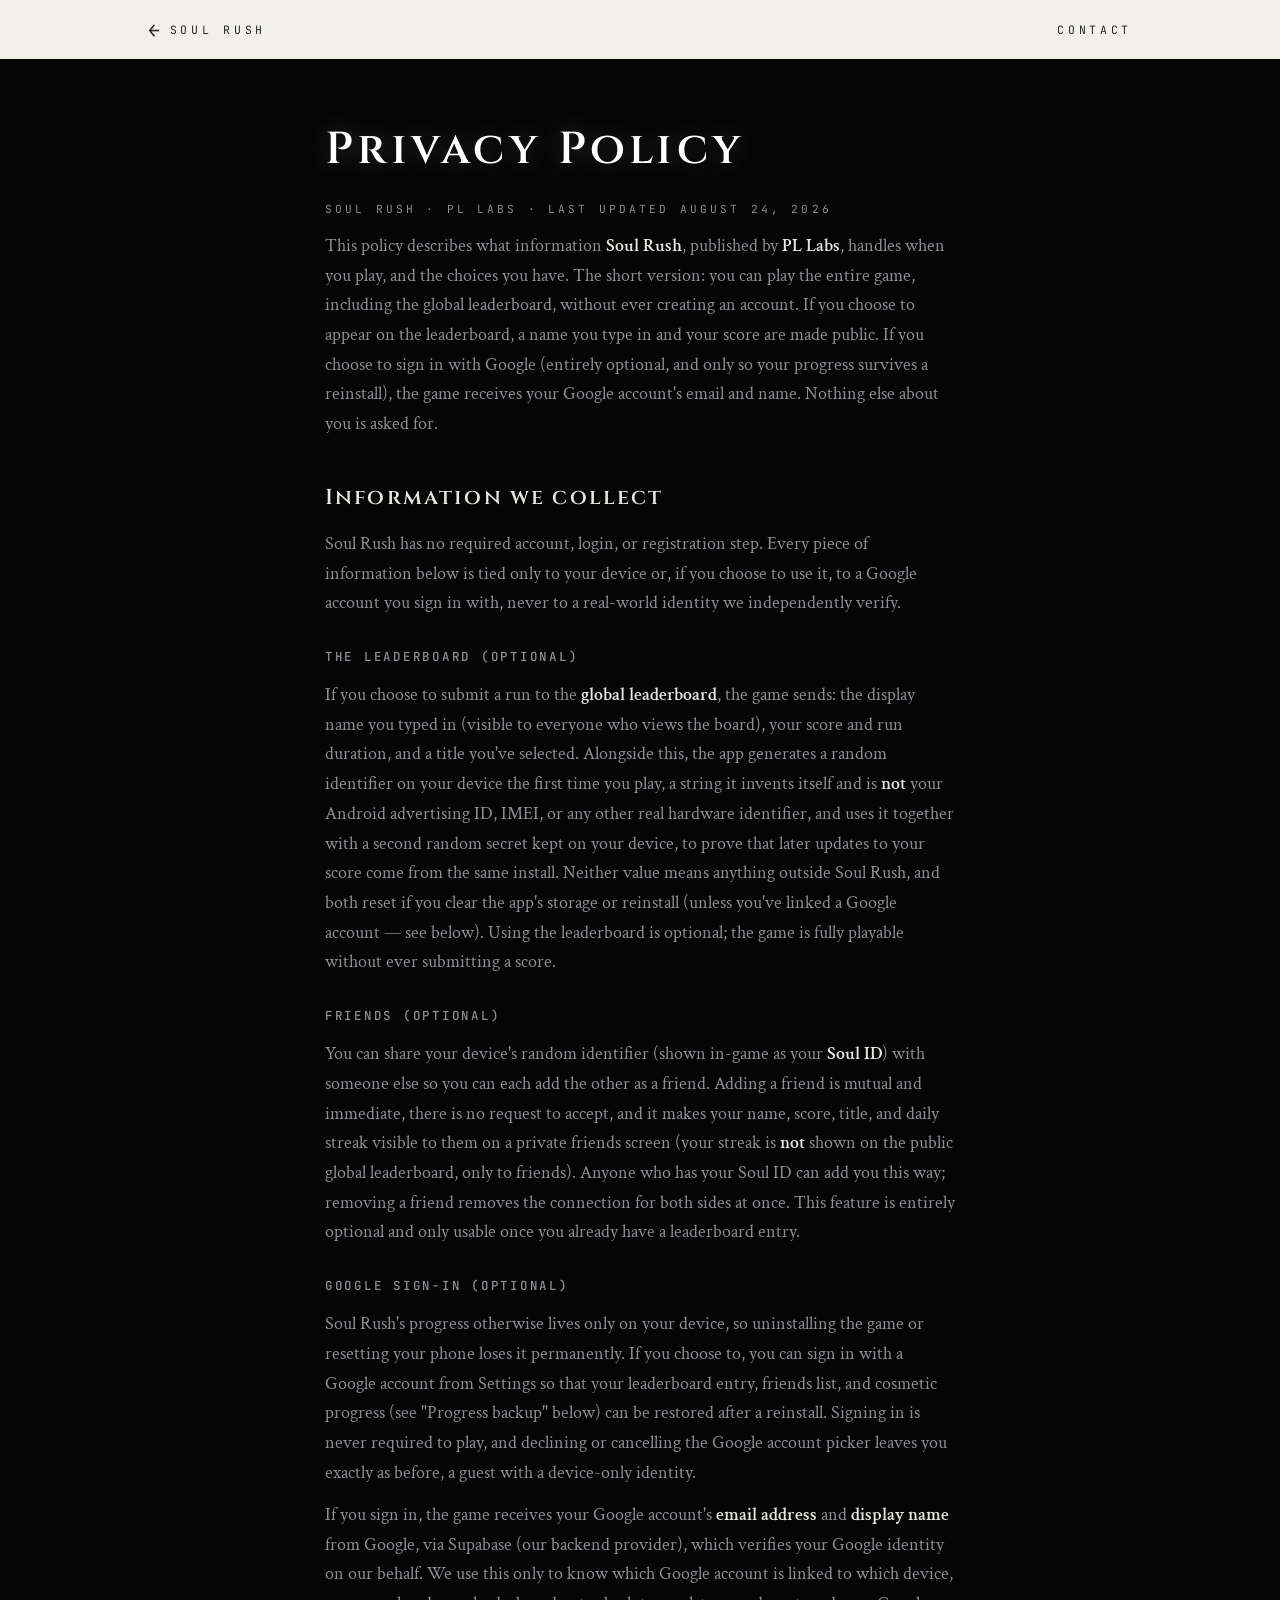
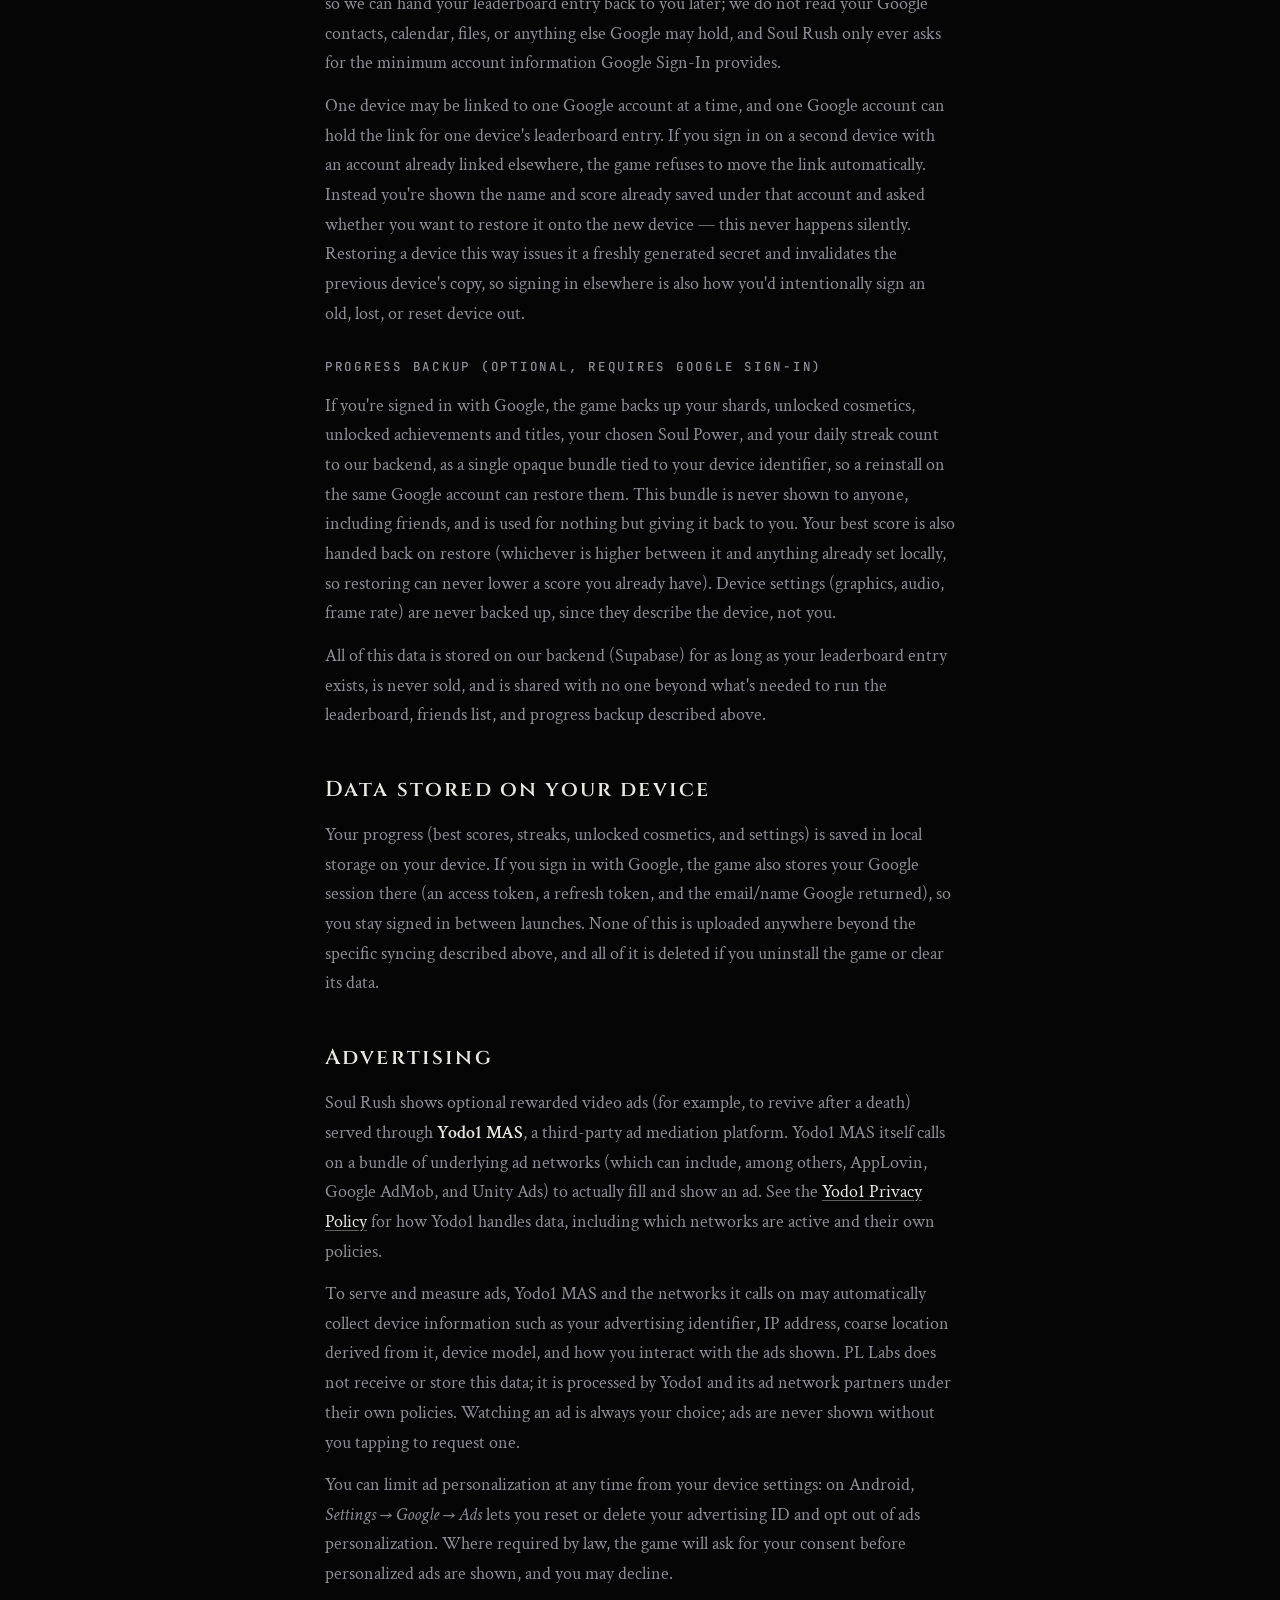
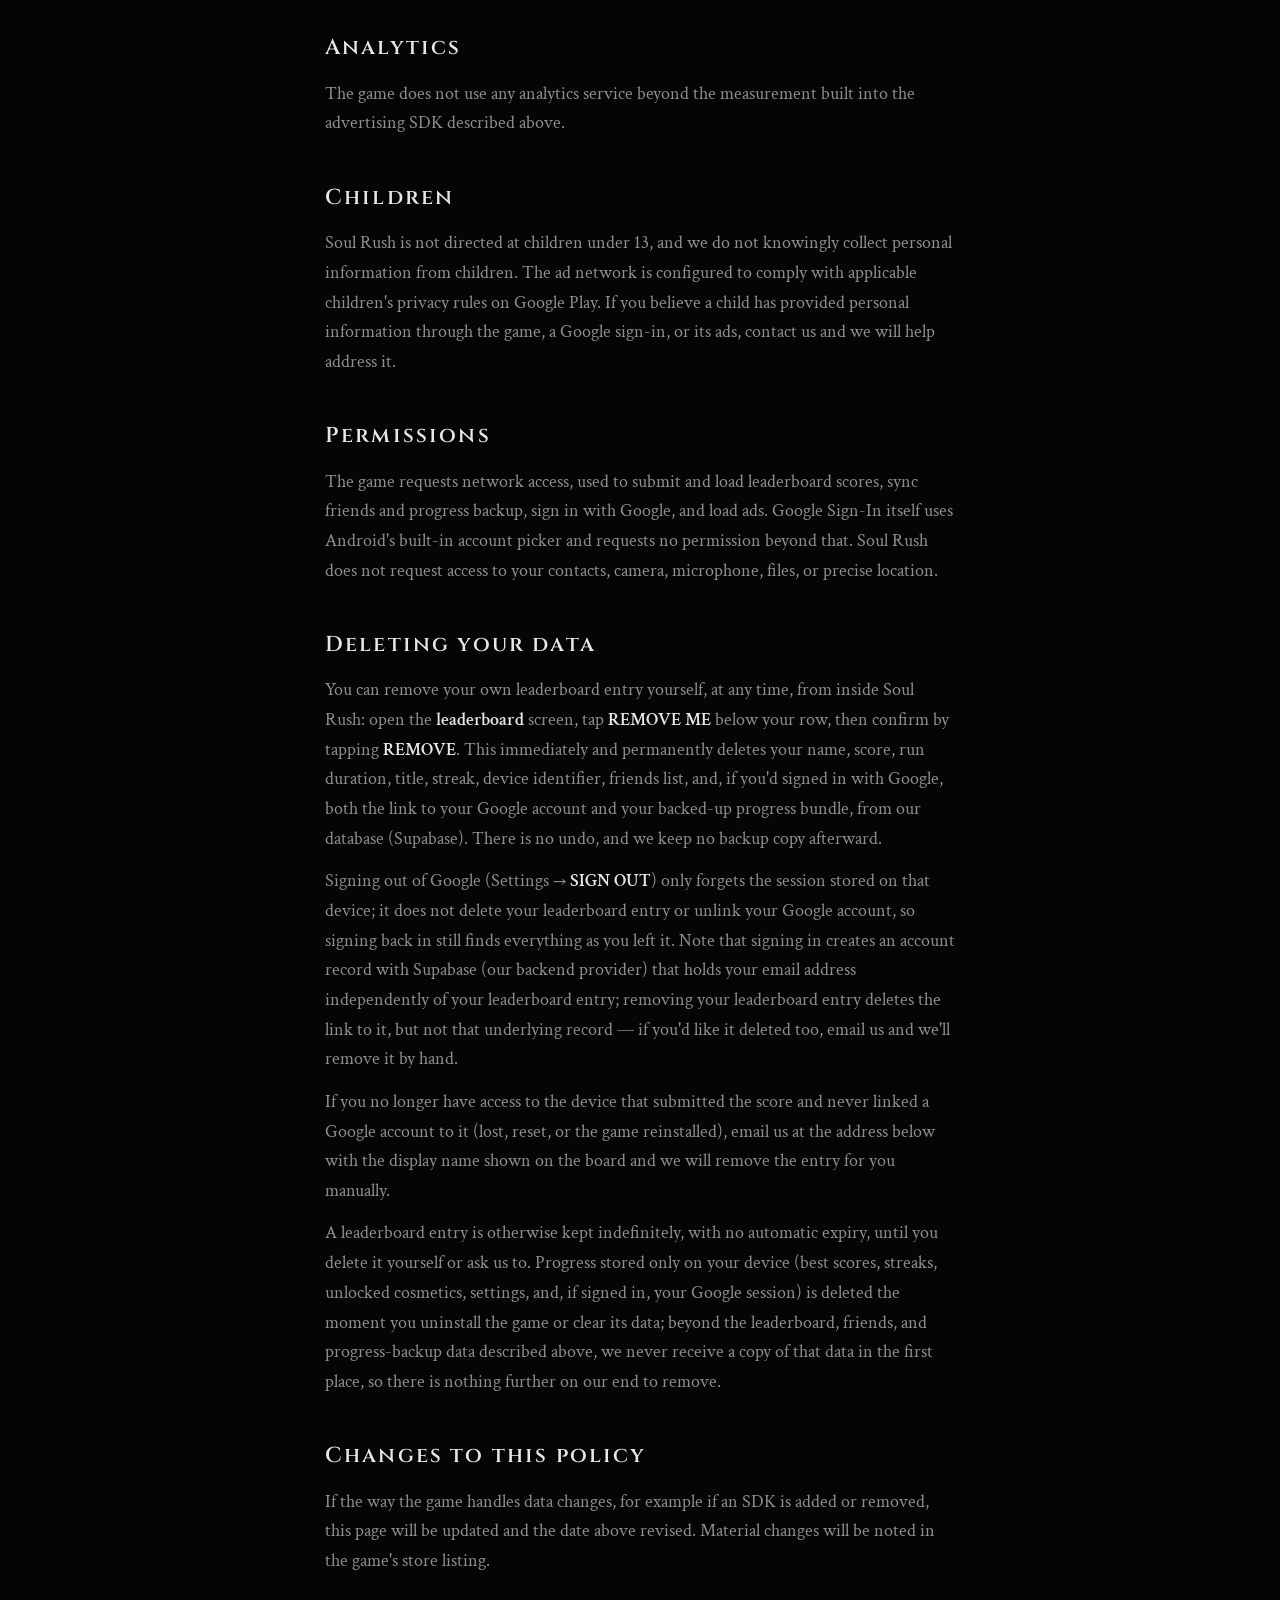
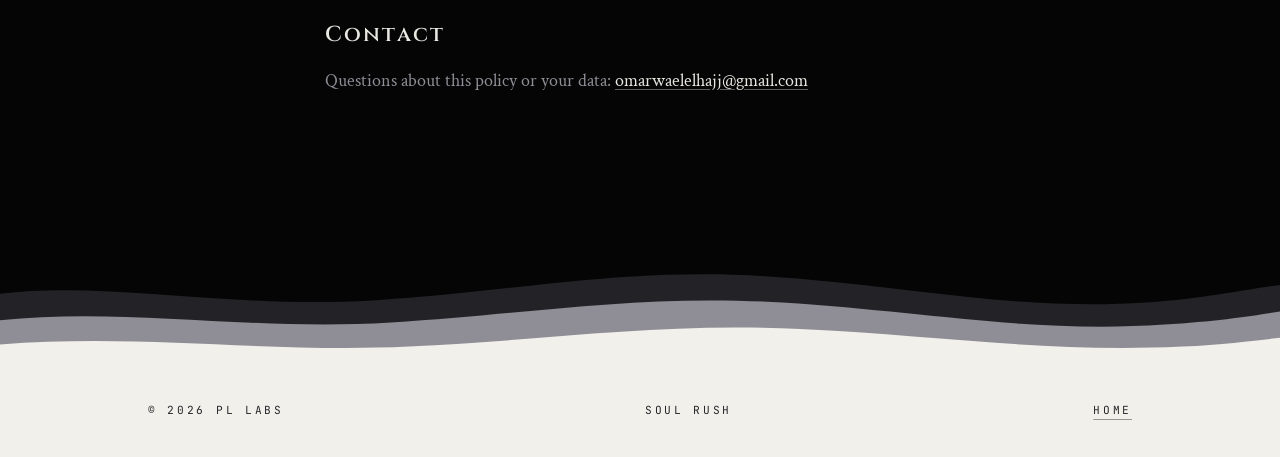
<file: privacy.html>
<!doctype html>
<html lang="en">
<head>
  <meta charset="UTF-8" />
  <meta name="viewport" content="width=device-width, initial-scale=1.0" />
  <title>Privacy Policy &middot; Soul Rush</title>
  <meta name="description" content="Privacy policy for Soul Rush by PL Labs." />
  <meta name="theme-color" content="#050505" />
  <meta name="robots" content="noindex" />
  <link rel="icon" type="image/svg+xml" href="games/soul-rush/assets/favicon.svg" />

  <link rel="preconnect" href="https://fonts.googleapis.com" />
  <link rel="preconnect" href="https://fonts.gstatic.com" crossorigin />
  <link href="https://fonts.googleapis.com/css2?family=Cinzel:wght@400;600;700&family=Crimson+Text:ital@0;1&family=JetBrains+Mono:wght@500&display=swap" rel="stylesheet" />

  <!-- This page MUST stay at /privacy.html: the Yodo1 MAS ads SDK in the app
       (AdsPlugin.java) and the Play Store listing both link to /privacy. -->
  <link rel="stylesheet" href="games/soul-rush/style.css" />
</head>
<body>

  <!-- ══════════════════════════════════════════════════════
       2026-08-24: checked against the actual client + schema (see
       src/systems/PlayerIdentity.ts, src/systems/Leaderboard.ts,
       src/systems/GoogleAuth.ts, src/systems/ProgressSync.ts, src/systems/Ads.ts,
       supabase/schema.sql) — rewritten for two real changes since the last pass:
       optional Google Sign-In (account recovery + progress backup, plus Friends)
       shipped, and the ad network moved from AppLovin to Yodo1 MAS. Everything
       below now matches what the app really does. Still not a substitute for an
       actual lawyer's review.
       ══════════════════════════════════════════════════════ -->

  <header class="site-head">
    <div class="container site-head-row">
      <a href="games/soul-rush/"><span class="back-arrow" aria-hidden="true">&larr;</span>Soul Rush</a>
      <a href="mailto:omarwaelelhajj@gmail.com">Contact</a>
    </div>
  </header>

  <main class="container">
    <article class="doc">
      <h1>Privacy Policy</h1>
      <p class="doc-updated">Soul Rush &middot; PL Labs &middot; Last updated August 24, 2026</p>

      <p>
        This policy describes what information <strong>Soul Rush</strong>,
        published by <strong>PL Labs</strong>, handles when you play, and the
        choices you have. The short version: you can play the entire game,
        including the global leaderboard, without ever creating an account.
        If you choose to appear on the leaderboard, a name you type in and
        your score are made public. If you choose to sign in with Google
        (entirely optional, and only so your progress survives a reinstall),
        the game receives your Google account's email and name. Nothing else
        about you is asked for.
      </p>

      <h2>Information we collect</h2>
      <p>
        Soul Rush has no required account, login, or registration step. Every
        piece of information below is tied only to your device or, if you
        choose to use it, to a Google account you sign in with, never to a
        real-world identity we independently verify.
      </p>

      <h3>The leaderboard (optional)</h3>
      <p>
        If you choose to submit a run to the <strong>global leaderboard</strong>,
        the game sends: the display name you typed in (visible to everyone who
        views the board), your score and run duration, and a title you've
        selected. Alongside this, the app generates a random identifier on
        your device the first time you play, a string it invents itself and
        is <strong>not</strong> your Android advertising ID, IMEI, or any
        other real hardware identifier, and uses it together with a second
        random secret kept on your device, to prove that later updates to your
        score come from the same install. Neither value means anything outside
        Soul Rush, and both reset if you clear the app's storage or reinstall
        (unless you've linked a Google account &mdash; see below). Using the
        leaderboard is optional; the game is fully playable without ever
        submitting a score.
      </p>

      <h3>Friends (optional)</h3>
      <p>
        You can share your device's random identifier (shown in-game as your
        <strong>Soul ID</strong>) with someone else so you can each add the
        other as a friend. Adding a friend is mutual and immediate, there is
        no request to accept, and it makes your name, score, title, and daily
        streak visible to them on a private friends screen (your streak is
        <strong>not</strong> shown on the public global leaderboard, only to
        friends). Anyone who has your Soul ID can add you this way; removing a
        friend removes the connection for both sides at once. This feature is
        entirely optional and only usable once you already have a leaderboard
        entry.
      </p>

      <h3>Google Sign-In (optional)</h3>
      <p>
        Soul Rush's progress otherwise lives only on your device, so
        uninstalling the game or resetting your phone loses it permanently.
        If you choose to, you can sign in with a Google account from
        Settings so that your leaderboard entry, friends list, and cosmetic
        progress (see "Progress backup" below) can be restored after a
        reinstall. Signing in is never required to play, and declining or
        cancelling the Google account picker leaves you exactly as before, a
        guest with a device-only identity.
      </p>
      <p>
        If you sign in, the game receives your Google account's
        <strong>email address</strong> and <strong>display name</strong> from
        Google, via Supabase (our backend provider), which verifies your
        Google identity on our behalf. We use this only to know which Google
        account is linked to which device, so we can hand your leaderboard
        entry back to you later; we do not read your Google contacts,
        calendar, files, or anything else Google may hold, and Soul Rush only
        ever asks for the minimum account information Google Sign-In
        provides.
      </p>
      <p>
        One device may be linked to one Google account at a time, and one
        Google account can hold the link for one device's leaderboard entry.
        If you sign in on a second device with an account already linked
        elsewhere, the game refuses to move the link automatically. Instead
        you're shown the name and score already saved under that account and
        asked whether you want to restore it onto the new device &mdash; this
        never happens silently. Restoring a device this way issues it a
        freshly generated secret and invalidates the previous device's copy,
        so signing in elsewhere is also how you'd intentionally sign an old,
        lost, or reset device out.
      </p>

      <h3>Progress backup (optional, requires Google Sign-In)</h3>
      <p>
        If you're signed in with Google, the game backs up your shards,
        unlocked cosmetics, unlocked achievements and titles, your chosen Soul
        Power, and your daily streak count to our backend, as a single
        opaque bundle tied to your device identifier, so a reinstall on the
        same Google account can restore them. This bundle is never shown to
        anyone, including friends, and is used for nothing but giving it back
        to you. Your best score is also handed back on restore (whichever is
        higher between it and anything already set locally, so restoring can
        never lower a score you already have). Device settings (graphics,
        audio, frame rate) are never backed up, since they describe the
        device, not you.
      </p>
      <p>
        All of this data is stored on our backend (Supabase) for as long as
        your leaderboard entry exists, is never sold, and is shared with no
        one beyond what's needed to run the leaderboard, friends list, and
        progress backup described above.
      </p>

      <h2>Data stored on your device</h2>
      <p>
        Your progress (best scores, streaks, unlocked cosmetics, and
        settings) is saved in local storage on your device. If you sign in
        with Google, the game also stores your Google session there (an
        access token, a refresh token, and the email/name Google returned),
        so you stay signed in between launches. None of this is uploaded
        anywhere beyond the specific syncing described above, and all of it
        is deleted if you uninstall the game or clear its data.
      </p>

      <h2>Advertising</h2>
      <p>
        Soul Rush shows optional rewarded video ads (for example, to revive
        after a death) served through <strong>Yodo1 MAS</strong>, a
        third-party ad mediation platform. Yodo1 MAS itself calls on a bundle
        of underlying ad networks (which can include, among others, AppLovin,
        Google AdMob, and Unity Ads) to actually fill and show an ad. See the
        <a href="https://www.yodo1.com/privacy-policy" rel="noopener">Yodo1 Privacy Policy</a>
        for how Yodo1 handles data, including which networks are active and
        their own policies.
      </p>
      <p>
        To serve and measure ads, Yodo1 MAS and the networks it calls on may
        automatically collect device information such as your advertising
        identifier, IP address, coarse location derived from it, device
        model, and how you interact with the ads shown. PL Labs does not
        receive or store this data; it is processed by Yodo1 and its ad
        network partners under their own policies. Watching an ad is always
        your choice; ads are never shown without you tapping to request one.
      </p>
      <p>
        You can limit ad personalization at any time from your device
        settings: on Android, <em>Settings &rarr; Google &rarr; Ads</em> lets
        you reset or delete your advertising ID and opt out of ads
        personalization. Where required by law, the game will ask for your
        consent before personalized ads are shown, and you may decline.
      </p>

      <h2>Analytics</h2>
      <p>
        The game does not use any analytics service beyond the measurement
        built into the advertising SDK described above.
      </p>

      <h2>Children</h2>
      <p>
        Soul Rush is not directed at children under 13, and we do not
        knowingly collect personal information from children. The ad network
        is configured to comply with applicable children's privacy rules on
        Google Play. If you believe a child has provided personal information
        through the game, a Google sign-in, or its ads, contact us and we
        will help address it.
      </p>

      <h2>Permissions</h2>
      <p>
        The game requests network access, used to submit and load leaderboard
        scores, sync friends and progress backup, sign in with Google, and
        load ads. Google Sign-In itself uses Android's built-in account
        picker and requests no permission beyond that. Soul Rush does not
        request access to your contacts, camera, microphone, files, or
        precise location.
      </p>

      <h2 id="deleting-your-data">Deleting your data</h2>
      <p>
        You can remove your own leaderboard entry yourself, at any time,
        from inside Soul Rush: open the <strong>leaderboard</strong> screen,
        tap <strong>REMOVE ME</strong> below your row, then confirm by
        tapping <strong>REMOVE</strong>. This immediately and permanently
        deletes your name, score, run duration, title, streak, device
        identifier, friends list, and, if you'd signed in with Google, both
        the link to your Google account and your backed-up progress bundle,
        from our database (Supabase). There is no undo, and we keep no
        backup copy afterward.
      </p>
      <p>
        Signing out of Google (Settings &rarr; <strong>SIGN OUT</strong>)
        only forgets the session stored on that device; it does not delete
        your leaderboard entry or unlink your Google account, so signing back
        in still finds everything as you left it. Note that signing in
        creates an account record with Supabase (our backend provider) that
        holds your email address independently of your leaderboard entry;
        removing your leaderboard entry deletes the link to it, but not that
        underlying record &mdash; if you'd like it deleted too, email us and
        we'll remove it by hand.
      </p>
      <p>
        If you no longer have access to the device that submitted the score
        and never linked a Google account to it (lost, reset, or the game
        reinstalled), email us at the address below with the display name
        shown on the board and we will remove the entry for you manually.
      </p>
      <p>
        A leaderboard entry is otherwise kept indefinitely, with no
        automatic expiry, until you delete it yourself or ask us to.
        Progress stored only on your device (best scores, streaks, unlocked
        cosmetics, settings, and, if signed in, your Google session) is
        deleted the moment you uninstall the game or clear its data; beyond
        the leaderboard, friends, and progress-backup data described above,
        we never receive a copy of that data in the first place, so there is
        nothing further on our end to remove.
      </p>

      <h2>Changes to this policy</h2>
      <p>
        If the way the game handles data changes, for example if an SDK is
        added or removed, this page will be updated and the date above
        revised. Material changes will be noted in the game's store listing.
      </p>

      <h2>Contact</h2>
      <p>
        Questions about this policy or your data:
        <a href="mailto:omarwaelelhajj@gmail.com">omarwaelelhajj@gmail.com</a>
      </p>
    </article>
  </main>

  <div class="liquid" aria-hidden="true">
    <svg viewBox="0 0 1440 100" preserveAspectRatio="none" focusable="false">
      <path fill="#232327" d="M0,38 C120,26 260,52 420,44 C580,36 700,14 860,22 C1020,30 1140,54 1290,46 C1360,42 1400,34 1440,30 L1440,100 L0,100 Z"/>
      <path fill="#8f8d95" d="M0,62 C140,50 280,72 440,64 C600,56 720,38 880,46 C1040,54 1160,74 1310,66 C1370,63 1410,58 1440,54 L1440,100 L0,100 Z"/>
      <path fill="#f2f0ea" d="M0,84 C160,74 300,92 460,86 C620,80 740,64 900,70 C1060,76 1180,92 1330,86 C1380,84 1415,80 1440,78 L1440,100 L0,100 Z"/>
    </svg>
  </div>
  <footer class="site-foot">
    <div class="container foot-row">
      <span>&copy; 2026 PL Labs</span>
      <span>Soul Rush</span>
      <a href="index.html">Home</a>
    </div>
  </footer>

</body>
</html>
</file>
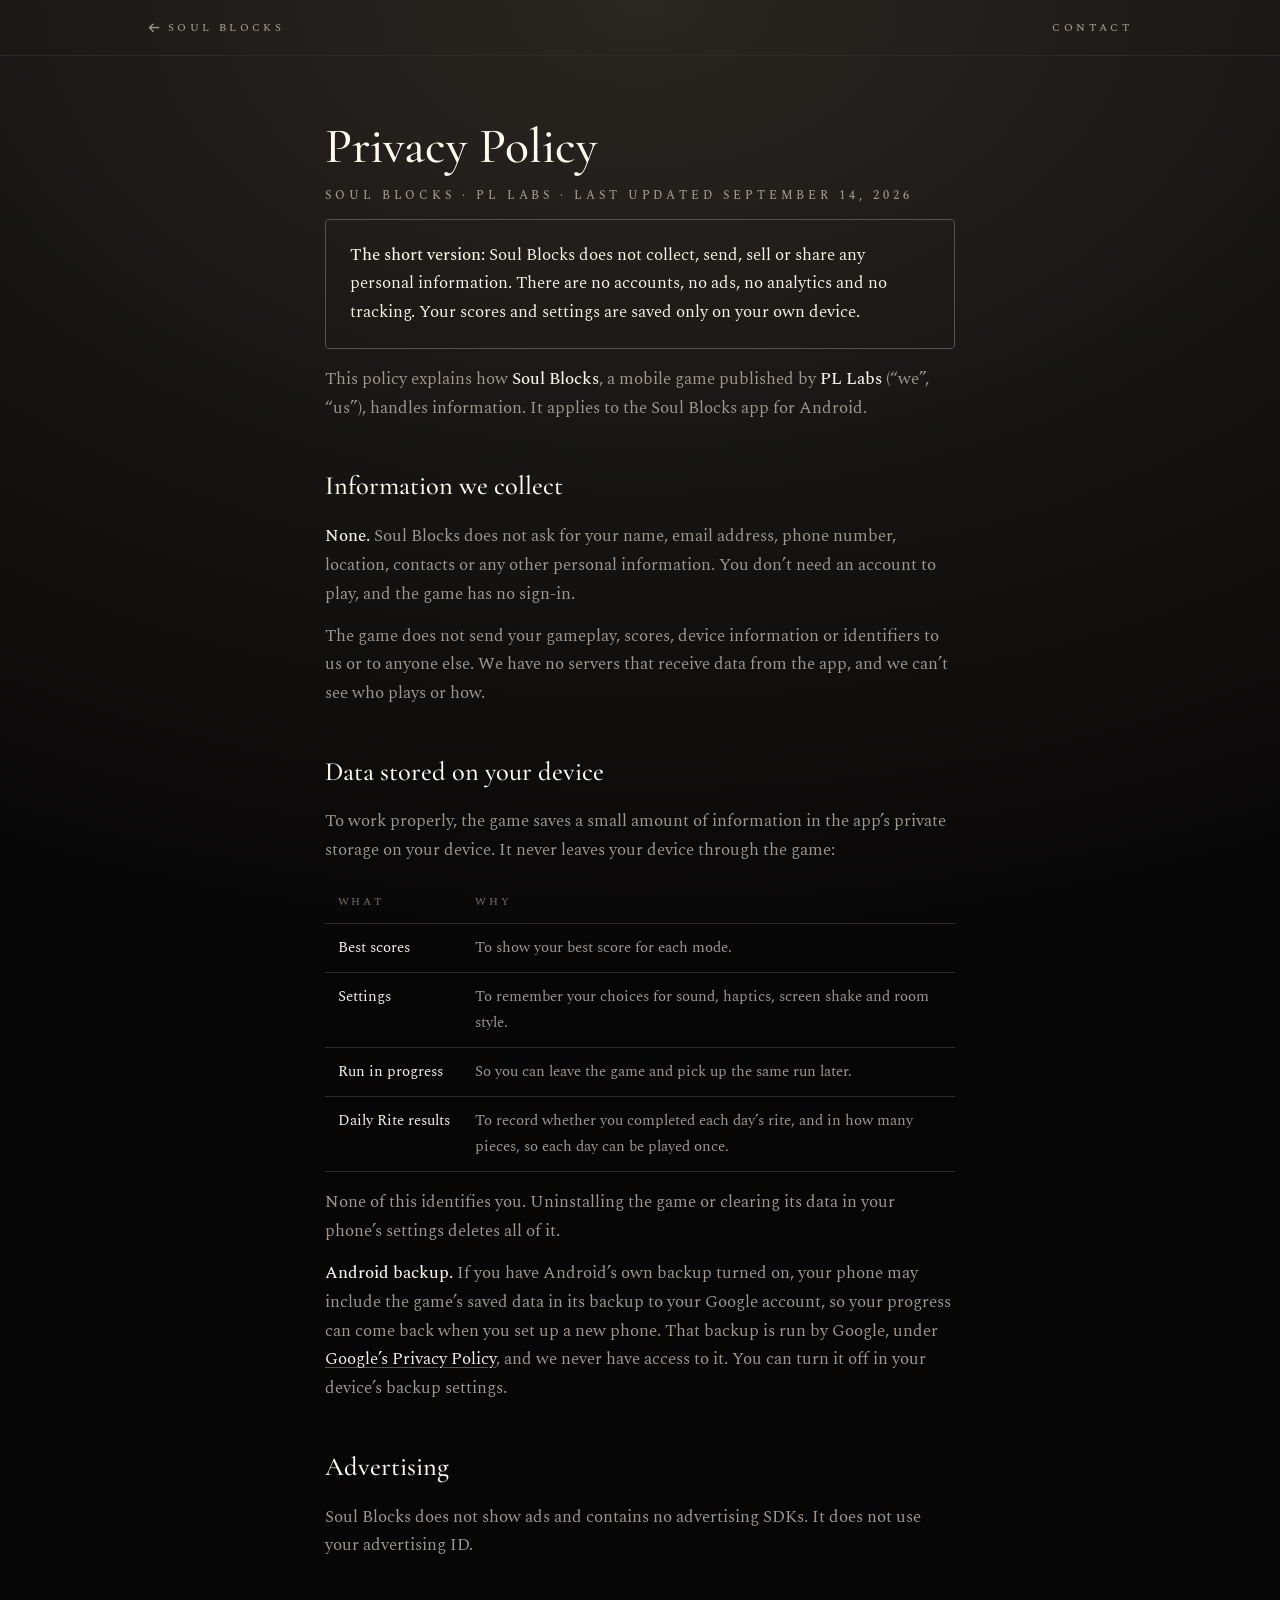
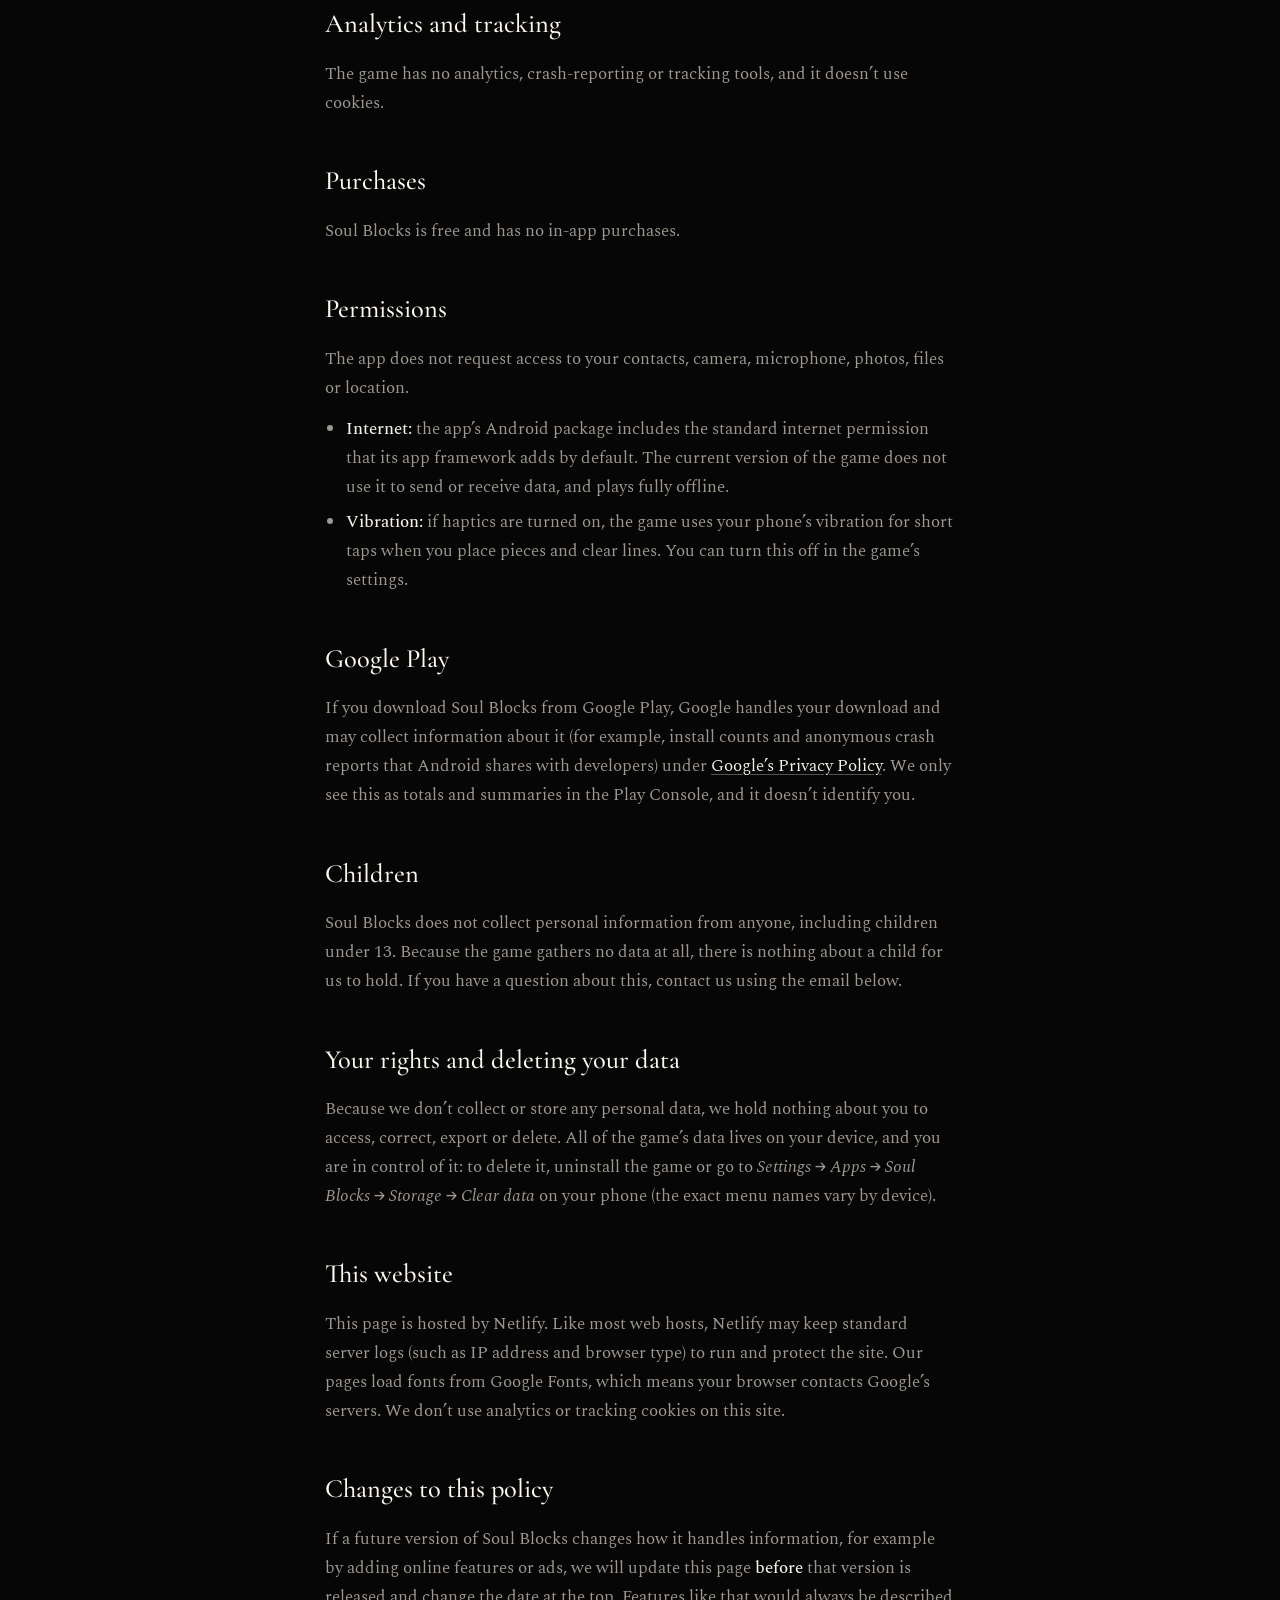
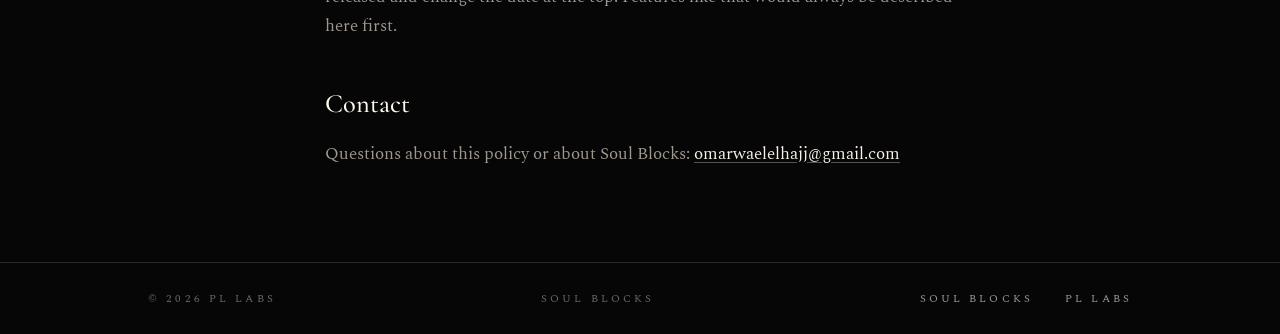
<file: games/soul-blocks/privacy.html>
<!doctype html>
<html lang="en">
<head>
  <meta charset="UTF-8" />
  <meta name="viewport" content="width=device-width, initial-scale=1.0" />
  <title>Privacy Policy &middot; Soul Blocks</title>
  <meta name="description" content="Privacy policy for Soul Blocks by PL Labs." />
  <meta name="theme-color" content="#151312" />
  <link rel="icon" type="image/svg+xml" href="assets/favicon.svg" />

  <link rel="preconnect" href="https://fonts.googleapis.com" />
  <link rel="preconnect" href="https://fonts.gstatic.com" crossorigin />
  <link href="https://fonts.googleapis.com/css2?family=Cormorant+Garamond:ital,wght@0,400;0,500;1,400&family=Spectral:wght@400;500&display=swap" rel="stylesheet" />

  <link rel="stylesheet" href="style.css" />
</head>
<body>

  <!-- ══════════════════════════════════════════════════════
       2026-09-14: written against the game repo as of version 0.1.0
       (package.json, capacitor.config.ts, AndroidManifest.xml,
       src/core/storage.ts, settings.ts, runSave.ts, daily.ts,
       src/view/haptics.ts). At that point the app has no network code,
       no ads, no analytics, no accounts, and self-hosted fonts; the
       only Capacitor plugin is @capacitor/app (back gesture).
       If ads (e.g. a rewarded ad on the rescue), leaderboards, sign-in
       or analytics are ever added, this page MUST be updated before
       that build ships, and the Play Data safety form with it.
       Not a substitute for a lawyer's review.
       ══════════════════════════════════════════════════════ -->

  <header class="site-head">
    <div class="container site-head-row">
      <a href="./"><span class="back-arrow" aria-hidden="true">&larr;</span>Soul Blocks</a>
      <a href="mailto:omarwaelelhajj@gmail.com">Contact</a>
    </div>
  </header>

  <main class="container">
    <article class="doc">
      <h1>Privacy Policy</h1>
      <p class="eyebrow doc-updated">Soul Blocks &middot; PL Labs &middot; Last updated September 14, 2026</p>

      <div class="summary">
        <p>
          <strong>The short version:</strong> Soul Blocks does not collect,
          send, sell or share any personal information. There are no
          accounts, no ads, no analytics and no tracking. Your scores and
          settings are saved only on your own device.
        </p>
      </div>

      <p>
        This policy explains how <strong>Soul Blocks</strong>, a mobile game
        published by <strong>PL Labs</strong> (&ldquo;we&rdquo;,
        &ldquo;us&rdquo;), handles information. It applies to the Soul Blocks
        app for Android.
      </p>

      <h2>Information we collect</h2>
      <p>
        <strong>None.</strong> Soul Blocks does not ask for your name, email
        address, phone number, location, contacts or any other personal
        information. You don&rsquo;t need an account to play, and the game
        has no sign-in.
      </p>
      <p>
        The game does not send your gameplay, scores, device information or
        identifiers to us or to anyone else. We have no servers that receive
        data from the app, and we can&rsquo;t see who plays or how.
      </p>

      <h2>Data stored on your device</h2>
      <p>
        To work properly, the game saves a small amount of information in the
        app&rsquo;s private storage on your device. It never leaves your device
        through the game:
      </p>
      <div class="table-wrap">
        <table>
          <thead>
            <tr><th>What</th><th>Why</th></tr>
          </thead>
          <tbody>
            <tr><td>Best scores</td><td>To show your best score for each mode.</td></tr>
            <tr><td>Settings</td><td>To remember your choices for sound, haptics, screen shake and room style.</td></tr>
            <tr><td>Run in progress</td><td>So you can leave the game and pick up the same run later.</td></tr>
            <tr><td>Daily Rite results</td><td>To record whether you completed each day&rsquo;s rite, and in how many pieces, so each day can be played once.</td></tr>
          </tbody>
        </table>
      </div>
      <p>
        None of this identifies you. Uninstalling the game or clearing its
        data in your phone&rsquo;s settings deletes all of it.
      </p>
      <p>
        <strong>Android backup.</strong> If you have Android&rsquo;s own backup
        turned on, your phone may include the game&rsquo;s saved data in its
        backup to your Google account, so your progress can come back when you
        set up a new phone. That backup is run by Google, under
        <a href="https://policies.google.com/privacy" rel="noopener">Google&rsquo;s Privacy Policy</a>,
        and we never have access to it. You can turn it off in your
        device&rsquo;s backup settings.
      </p>

      <h2>Advertising</h2>
      <p>
        Soul Blocks does not show ads and contains no advertising SDKs. It
        does not use your advertising ID.
      </p>

      <h2>Analytics and tracking</h2>
      <p>
        The game has no analytics, crash-reporting or tracking tools, and it
        doesn&rsquo;t use cookies.
      </p>

      <h2>Purchases</h2>
      <p>
        Soul Blocks is free and has no in-app purchases.
      </p>

      <h2>Permissions</h2>
      <p>
        The app does not request access to your contacts, camera, microphone,
        photos, files or location.
      </p>
      <ul>
        <li>
          <strong>Internet:</strong> the app&rsquo;s Android package includes
          the standard internet permission that its app framework adds by
          default. The current version of the game does not use it to send or
          receive data, and plays fully offline.
        </li>
        <li>
          <strong>Vibration:</strong> if haptics are turned on, the game uses
          your phone&rsquo;s vibration for short taps when you place pieces and
          clear lines. You can turn this off in the game&rsquo;s settings.
        </li>
      </ul>

      <h2>Google Play</h2>
      <p>
        If you download Soul Blocks from Google Play, Google handles your
        download and may collect information about it (for example, install
        counts and anonymous crash reports that Android shares with
        developers) under
        <a href="https://policies.google.com/privacy" rel="noopener">Google&rsquo;s Privacy Policy</a>.
        We only see this as totals and summaries in the Play Console, and it
        doesn&rsquo;t identify you.
      </p>

      <h2>Children</h2>
      <p>
        Soul Blocks does not collect personal information from anyone,
        including children under 13. Because the game gathers no data at all,
        there is nothing about a child for us to hold. If you have a question
        about this, contact us using the email below.
      </p>

      <h2>Your rights and deleting your data</h2>
      <p>
        Because we don&rsquo;t collect or store any personal data, we hold
        nothing about you to access, correct, export or delete. All of the
        game&rsquo;s data lives on your device, and you are in control of it:
        to delete it, uninstall the game or go to
        <em>Settings &rarr; Apps &rarr; Soul Blocks &rarr; Storage &rarr; Clear data</em>
        on your phone (the exact menu names vary by device).
      </p>

      <h2>This website</h2>
      <p>
        This page is hosted by Netlify. Like most web hosts, Netlify may keep
        standard server logs (such as IP address and browser type) to run and
        protect the site. Our pages load fonts from Google Fonts, which means
        your browser contacts Google&rsquo;s servers. We don&rsquo;t use
        analytics or tracking cookies on this site.
      </p>

      <h2>Changes to this policy</h2>
      <p>
        If a future version of Soul Blocks changes how it handles information,
        for example by adding online features or ads, we will update this page
        <strong>before</strong> that version is released and change the date
        at the top. Features like that would always be described here first.
      </p>

      <h2>Contact</h2>
      <p>
        Questions about this policy or about Soul Blocks:
        <a href="mailto:omarwaelelhajj@gmail.com">omarwaelelhajj@gmail.com</a>
      </p>
    </article>
  </main>

  <footer class="site-foot">
    <div class="container foot-row">
      <span>&copy; 2026 PL Labs</span>
      <span>Soul Blocks</span>
      <nav aria-label="Footer">
        <a href="./">Soul Blocks</a>
        <a href="../../">PL Labs</a>
      </nav>
    </div>
  </footer>

</body>
</html>
</file>
<file: assets/studio.css>
/* ════════════════════════════════════════════════════════════
   PL LABS — studio pages (/, /about/, /games/)
   Deliberately neutral: black ground, white logo, one modern
   sans. Each game page under /games/<slug>/ brings its OWN
   look (Soul Rush is gothic); the studio chrome stays plain so
   no single game's style takes over the whole site.
   ════════════════════════════════════════════════════════════ */

:root {
  --bg: #070708;
  --surface: #0f0f12;
  --surface-2: #16161a;
  --line: #24242a;
  --text: #f1f0ee;
  --muted: #9a99a1;
  --faint: #5d5c63;
  --accent: #ffffff;

  --font-display: "Space Grotesk", "Segoe UI", system-ui, sans-serif;
  --font-body: "Inter", "Segoe UI", system-ui, sans-serif;

  --container: 1120px;
  --radius: 18px;
}

* { margin: 0; padding: 0; box-sizing: border-box; }

html { scroll-behavior: smooth; }

body {
  background: var(--bg);
  color: var(--text);
  font-family: var(--font-body);
  font-size: 1.0625rem;
  line-height: 1.65;
  -webkit-font-smoothing: antialiased;
  overflow-x: hidden;
  min-height: 100vh;
  display: flex;
  flex-direction: column;
}
main { flex: 1; }

::selection { background: #fff; color: #000; }

img { display: block; max-width: 100%; height: auto; }

a { color: inherit; }

:focus-visible { outline: 2px solid #fff; outline-offset: 3px; border-radius: 4px; }

.container {
  max-width: var(--container);
  margin-inline: auto;
  padding-inline: clamp(18px, 5vw, 48px);
}

.eyebrow {
  font-size: 0.75rem;
  font-weight: 600;
  letter-spacing: 0.22em;
  text-transform: uppercase;
  color: var(--muted);
}

/* ── header / navigation ──────────────────────────────────── */

.studio-head {
  position: sticky;
  top: 0;
  z-index: 10;
  background: rgba(7, 7, 8, 0.82);
  backdrop-filter: blur(12px);
  -webkit-backdrop-filter: blur(12px);
  border-bottom: 1px solid var(--line);
}

.studio-head-row {
  display: flex;
  align-items: center;
  justify-content: space-between;
  gap: 1rem;
  height: 68px;
}

/* text wordmark — the full logo lockup (P over PL LABS) is too tall to
   read at header height, so it lives in the home hero instead */
.brand {
  font-family: var(--font-display);
  font-weight: 600;
  font-size: 1.05rem;
  letter-spacing: 0.28em;
  text-transform: uppercase;
  text-decoration: none;
  white-space: nowrap;
}

.studio-nav { display: flex; gap: 0.4rem; }

.studio-nav a {
  font-family: var(--font-display);
  font-size: 0.92rem;
  font-weight: 500;
  text-decoration: none;
  color: var(--muted);
  padding: 0.5rem 0.95rem;
  border-radius: 999px;
  border: 1px solid transparent;
  white-space: nowrap;
  transition: color 0.2s ease, border-color 0.2s ease, background-color 0.2s ease;
}
.studio-nav a:hover { color: var(--text); background: var(--surface-2); }
.studio-nav a[aria-current="page"] { color: var(--text); border-color: var(--line); background: var(--surface); }

/* ── buttons ──────────────────────────────────────────────── */

.btn-row { display: flex; flex-wrap: wrap; gap: 0.75rem; }

.btn {
  display: inline-flex;
  align-items: center;
  gap: 0.5rem;
  font-family: var(--font-display);
  font-weight: 500;
  font-size: 0.98rem;
  text-decoration: none;
  padding: 0.8rem 1.4rem;
  border-radius: 999px;
  border: 1px solid var(--line);
  color: var(--text);
  transition: background-color 0.2s ease, color 0.2s ease, border-color 0.2s ease;
}
.btn:hover { border-color: var(--faint); background: var(--surface-2); }
.btn.primary { background: var(--accent); color: #000; border-color: var(--accent); }
.btn.primary:hover { background: #d9d8d5; border-color: #d9d8d5; }

/* ── hero (home) ──────────────────────────────────────────── */

.hero {
  position: relative;
  padding-block: clamp(4.5rem, 14vh, 9rem) clamp(4rem, 10vh, 7rem);
  text-align: center;
  overflow: hidden;
}
.hero::before {
  content: "";
  position: absolute;
  inset: -20% 0 auto;
  height: 120%;
  background: radial-gradient(ellipse 55% 45% at 50% 30%, rgba(255, 255, 255, 0.07), transparent 70%);
  pointer-events: none;
}

.hero-logo {
  position: relative;
  width: min(220px, 48vw);
  margin: 0 auto;
}

.hero-title {
  position: relative;
  font-family: var(--font-display);
  font-weight: 600;
  font-size: clamp(2rem, 5.2vw, 3.4rem);
  line-height: 1.12;
  letter-spacing: -0.02em;
  margin-top: clamp(2rem, 5vh, 3rem);
}

.hero-sub {
  position: relative;
  max-width: 54ch;
  margin: 1.1rem auto 0;
  color: var(--muted);
  font-size: clamp(1.02rem, 1.6vw, 1.15rem);
}

.hero .btn-row { position: relative; justify-content: center; margin-top: 2.2rem; }

/* ── page heads (about / games) ───────────────────────────── */

.page-head { padding-block: clamp(3.5rem, 10vh, 6rem) clamp(1.5rem, 4vh, 2.5rem); }

.page-title {
  font-family: var(--font-display);
  font-weight: 600;
  font-size: clamp(2.2rem, 5.5vw, 3.6rem);
  line-height: 1.08;
  letter-spacing: -0.025em;
  margin-top: 0.8rem;
}

.page-lead { max-width: 60ch; margin-top: 1rem; color: var(--muted); font-size: 1.12rem; }

/* ── sections ─────────────────────────────────────────────── */

.section { padding-block: clamp(3rem, 8vh, 5.5rem); }
.section + .section { border-top: 1px solid var(--line); }

.section-head {
  display: flex;
  flex-wrap: wrap;
  align-items: end;
  justify-content: space-between;
  gap: 1rem;
  margin-bottom: 2rem;
}

.section-title {
  font-family: var(--font-display);
  font-weight: 600;
  font-size: clamp(1.5rem, 3vw, 2rem);
  letter-spacing: -0.015em;
  margin-top: 0.4rem;
}

.text-link {
  font-family: var(--font-display);
  font-size: 0.95rem;
  color: var(--muted);
  text-decoration: none;
}
.text-link:hover { color: var(--text); }

/* ── project cards ────────────────────────────────────────── */

.card-grid {
  display: grid;
  grid-template-columns: repeat(auto-fill, minmax(min(100%, 320px), 1fr));
  gap: clamp(1rem, 2.5vw, 1.5rem);
}

.card {
  position: relative;
  display: flex;
  flex-direction: column;
  background: var(--surface);
  border: 1px solid var(--line);
  border-radius: var(--radius);
  overflow: hidden;
  text-decoration: none;
  color: inherit;
  transition: border-color 0.25s ease, transform 0.25s ease;
}
a.card:hover { border-color: var(--faint); transform: translateY(-3px); }

.card-art {
  position: relative;
  aspect-ratio: 16 / 10;
  max-width: 100%;
  overflow: hidden;
  background: var(--surface-2);
}
.card-art img { width: 100%; height: 100%; object-fit: cover; object-position: center 30%; }

/* a card with no art yet — a quiet placeholder, not a broken image */
.card-art.placeholder {
  display: grid;
  place-items: center;
  background:
    radial-gradient(ellipse 60% 60% at 50% 45%, rgba(255, 255, 255, 0.06), transparent 70%),
    repeating-linear-gradient(45deg, transparent 0 14px, rgba(255, 255, 255, 0.018) 14px 15px),
    var(--surface-2);
}
.card-art.placeholder span {
  font-family: var(--font-display);
  font-weight: 600;
  font-size: clamp(1.6rem, 3vw, 2.1rem);
  letter-spacing: -0.02em;
  color: var(--faint);
}

.card-body { display: flex; flex-direction: column; gap: 0.5rem; padding: 1.25rem 1.35rem 1.4rem; flex: 1; }

.card-meta { display: flex; flex-wrap: wrap; align-items: center; gap: 0.5rem; }

.tag {
  font-size: 0.72rem;
  font-weight: 600;
  letter-spacing: 0.08em;
  text-transform: uppercase;
  padding: 0.22rem 0.6rem;
  border-radius: 999px;
  border: 1px solid var(--line);
  color: var(--muted);
}
.tag.live { color: #0b0b0b; background: #fff; border-color: #fff; }

.card-title {
  font-family: var(--font-display);
  font-weight: 600;
  font-size: 1.35rem;
  letter-spacing: -0.01em;
}

.card-desc { color: var(--muted); font-size: 0.98rem; }

.card-cta {
  margin-top: auto;
  padding-top: 0.6rem;
  font-family: var(--font-display);
  font-size: 0.92rem;
  color: var(--text);
}
.card:not(a) .card-cta { color: var(--faint); }

/* ── about ────────────────────────────────────────────────── */

.prose { max-width: 64ch; }
.prose p { color: var(--muted); margin-block: 0 1.1rem; font-size: 1.08rem; }
.prose p strong { color: var(--text); font-weight: 600; }

.values {
  display: grid;
  grid-template-columns: repeat(auto-fit, minmax(min(100%, 240px), 1fr));
  gap: 1rem;
}
.value {
  padding: 1.4rem 1.4rem 1.5rem;
  background: var(--surface);
  border: 1px solid var(--line);
  border-radius: var(--radius);
}
.value h3 { font-family: var(--font-display); font-weight: 600; font-size: 1.1rem; margin-bottom: 0.4rem; }
.value p { color: var(--muted); font-size: 0.98rem; }

.contact-box {
  display: flex;
  flex-wrap: wrap;
  align-items: center;
  justify-content: space-between;
  gap: 1.2rem;
  padding: clamp(1.4rem, 3vw, 2rem);
  background: var(--surface);
  border: 1px solid var(--line);
  border-radius: var(--radius);
}
.contact-box h2 { font-family: var(--font-display); font-weight: 600; font-size: 1.35rem; }
.contact-box p { color: var(--muted); }
.contact-box { scroll-margin-top: 90px; }
.contact-box p.contact-email {
  margin-top: 0.3rem;
  font-family: var(--font-display);
  font-size: clamp(1.05rem, 2.4vw, 1.3rem);
  color: var(--text);
  overflow-wrap: anywhere;
}

/* "Email us" → a small menu of mail services */
.mail-menu { position: relative; }
.mail-menu summary { cursor: pointer; list-style: none; user-select: none; }
.mail-menu summary::-webkit-details-marker { display: none; }
.mail-menu summary::after { content: "\25BE"; font-size: 0.8em; margin-left: 0.1rem; }
.mail-menu[open] summary::after { content: "\25B4"; }

.mail-menu-list {
  position: absolute;
  right: 0;
  bottom: calc(100% + 0.5rem);
  z-index: 5;
  min-width: 210px;
  display: flex;
  flex-direction: column;
  padding: 0.4rem;
  background: var(--surface-2);
  border: 1px solid var(--faint);
  border-radius: 14px;
  box-shadow: 0 16px 40px rgba(0, 0, 0, 0.55);
}
.mail-menu-list a {
  padding: 0.65rem 0.9rem;
  border-radius: 9px;
  text-decoration: none;
  font-family: var(--font-display);
  font-size: 0.98rem;
  color: var(--text);
  white-space: nowrap;
}
.mail-menu-list a:hover,
.mail-menu-list a:focus-visible { background: var(--line); }

@media (max-width: 520px) {
  .mail-menu-list { right: auto; left: 0; }
}

/* ── footer ───────────────────────────────────────────────── */

.studio-foot { border-top: 1px solid var(--line); margin-top: clamp(2rem, 6vh, 4rem); }

.studio-foot-row {
  display: flex;
  flex-wrap: wrap;
  align-items: center;
  justify-content: space-between;
  gap: 0.8rem 2rem;
  padding-block: 2rem;
  font-size: 0.88rem;
  color: var(--faint);
}
.studio-foot nav { display: flex; flex-wrap: wrap; gap: 0.6rem 1.6rem; }
.studio-foot a { color: var(--muted); text-decoration: none; }
.studio-foot a:hover { color: var(--text); }

/* ── reveal on load ───────────────────────────────────────── */

.rise { animation: rise 0.9s ease-out both; }
.rise-2 { animation: rise 0.9s ease-out 0.15s both; }
.rise-3 { animation: rise 0.9s ease-out 0.3s both; }
@keyframes rise { from { opacity: 0; transform: translateY(12px); } to { opacity: 1; transform: none; } }

/* ── small screens ────────────────────────────────────────── */

@media (max-width: 520px) {
  .studio-head-row { height: 60px; }
  .brand { font-size: 0.9rem; letter-spacing: 0.2em; }
  .studio-nav { gap: 0.1rem; }
  .studio-nav a { font-size: 0.84rem; padding: 0.45rem 0.65rem; }
}

@media (prefers-reduced-motion: reduce) {
  html { scroll-behavior: auto; }
  .rise, .rise-2, .rise-3 { animation: none; }
  a.card:hover { transform: none; }
}
</file>
<file: games/soul-blocks/style.css>
/* ════════════════════════════════════════════════════════════
   SOUL BLOCKS: game page (/games/soul-blocks/) on the PL Labs site.
   Also styles games/soul-blocks/privacy.html.
   Palette + type are lifted from the game's Vigil room
   (src/view/skins.ts in the game repo): warm charcoal, never flat
   black; stones carry no hue; the soul is the brightest thing on
   screen; red means one thing, danger, and is spent on nothing else.
   Flat, hard-edged surfaces. No bloom.
   ════════════════════════════════════════════════════════════ */

:root {
  --ground: #151312;        /* the room */
  --ground-hi: #2a2622;     /* the pool of light over the altar */
  --ground-lo: #070606;     /* where the floor falls away */
  --altar: #2f2e31;         /* raised surfaces */
  --cell: #1c1b1d;          /* empty board cells */
  --rule: #55524f;          /* hairlines */
  --line: #2c2926;          /* quieter hairlines */
  --soul: #fdf9ef;          /* the brightest thing, always */
  --text: #f7f3ea;
  --muted: #9e9890;
  --faint: #6c675f;
  --red: #c0303c;           /* danger only */

  /* the four stone materials: top / bottom of each gradient */
  --ash-top: #6f6b64;       --ash-bot: #3b3936;
  --bone-top: #c4baa8;      --bone-bot: #7a7367;
  --obsidian-top: #4d5056;  --obsidian-bot: #303238;
  --weathered-top: #908d84; --weathered-bot: #514f4a;

  --font-display: "Cormorant Garamond", Georgia, "Times New Roman", serif;
  --font-body: "Spectral", Georgia, "Times New Roman", serif;

  --container: 1080px;
}

* { margin: 0; padding: 0; box-sizing: border-box; }

html { scroll-behavior: smooth; }

body {
  background:
    radial-gradient(120% 70% at 50% 0%, var(--ground-hi), var(--ground) 55%, var(--ground-lo)) no-repeat,
    var(--ground-lo);
  background-size: 100% 1400px, auto;
  color: var(--text);
  font-family: var(--font-body);
  font-size: 1.0625rem;
  line-height: 1.7;
  -webkit-font-smoothing: antialiased;
  overflow-x: hidden;
}

::selection { background: var(--soul); color: var(--ground); }

img { display: block; max-width: 100%; height: auto; }

a { color: var(--text); text-decoration-color: var(--rule); text-underline-offset: 3px; }
a:hover { color: var(--soul); text-decoration-color: var(--soul); }

:focus-visible { outline: 1px solid var(--soul); outline-offset: 3px; border-radius: 2px; }

.container {
  max-width: var(--container);
  margin-inline: auto;
  padding-inline: clamp(20px, 5vw, 48px);
}

/* ── the game's label style: small caps, tracked wide ─────── */

.eyebrow {
  font-family: var(--font-body);
  font-weight: 500;
  font-size: 0.72rem;
  letter-spacing: 0.34em;
  text-transform: uppercase;
  color: var(--muted);
}

.rule {
  display: block;
  width: 110px;
  height: 1px;
  background: var(--rule);
  border: 0;
}

/* ── header ───────────────────────────────────────────────── */

.site-head { border-bottom: 1px solid var(--line); }

.site-head-row {
  display: flex;
  justify-content: space-between;
  align-items: center;
  gap: 1rem;
  padding-block: 18px;
}

.site-head a {
  font-size: 0.7rem;
  font-weight: 500;
  letter-spacing: 0.3em;
  text-transform: uppercase;
  text-decoration: none;
  color: var(--muted);
}
.site-head a:hover { color: var(--soul); }
.head-nav { display: flex; gap: clamp(1.1rem, 4vw, 2.4rem); }

.back-arrow {
  display: inline-block;
  font-size: 1.6em;
  line-height: 0;
  vertical-align: -0.12em;
  margin-right: 0.45em;
  letter-spacing: 0;
}

/* ── the wordmark: SOUL in the display face, BLOCKS cut into stone ── */

.wordmark { display: flex; flex-direction: column; gap: 0.9rem; }

.wordmark-soul {
  font-family: var(--font-display);
  font-weight: 400;
  font-size: clamp(2.6rem, 6vw, 3.8rem);
  line-height: 1;
  letter-spacing: 0.3em;
  margin-right: -0.3em; /* tracking pushes glyphs right; pull back */
  color: var(--soul);
}

.stones { display: flex; gap: clamp(4px, 0.8vw, 7px); }

.stone {
  display: grid;
  place-items: center;
  width: clamp(38px, 5.4vw, 52px);
  aspect-ratio: 1;
  border-radius: 3px;
  font-family: var(--font-display);
  font-weight: 500;
  font-size: clamp(1.35rem, 2.8vw, 1.85rem);
  line-height: 1;
  color: #151311;
  text-shadow: 0 1px 0 rgba(255, 250, 240, 0.38);
  box-shadow:
    inset 1.2px 1.2px 0 rgba(255, 250, 240, 0.2),
    inset -1.2px -1.2px 0 rgba(0, 0, 0, 0.5),
    0 1px 2px rgba(0, 0, 0, 0.45);
}
.stone.ash       { background: linear-gradient(155deg, var(--ash-top), var(--ash-bot)); color: #0f0e0d; }
.stone.bone      { background: linear-gradient(155deg, var(--bone-top), var(--bone-bot)); }
.stone.obsidian  { background: linear-gradient(155deg, var(--obsidian-top), var(--obsidian-bot)); color: #0a0b0d; text-shadow: 0 1px 0 rgba(255, 250, 240, 0.28); }
.stone.weathered { background: linear-gradient(155deg, var(--weathered-top), var(--weathered-bot)); }

/* ── hero ─────────────────────────────────────────────────── */

.hero { padding-block: clamp(3rem, 8vh, 6rem) clamp(4rem, 10vh, 7rem); }

.hero-grid {
  display: grid;
  grid-template-columns: 1.15fr 0.85fr;
  gap: clamp(2rem, 6vw, 5rem);
  align-items: center;
}

.tagline {
  font-family: var(--font-display);
  font-style: italic;
  font-size: clamp(1.5rem, 3vw, 1.9rem);
  line-height: 1.3;
  color: var(--text);
  margin-top: 2rem;
}

.hero-copy { color: var(--muted); max-width: 46ch; margin-top: 1.1rem; }

.plaque {
  display: inline-block;
  margin-top: 2rem;
  padding: 0.9rem 1.9rem;
  border-radius: 3px;
  background: linear-gradient(180deg, #f1ebdf, #d8cfbf);
  color: #1d1b19;
  font-size: 0.78rem;
  font-weight: 500;
  letter-spacing: 0.32em;
  text-transform: uppercase;
  box-shadow: inset 0 0 0 1px rgba(255, 255, 255, 0.5), 0 0 0 1px #bdb4a4;
}

.plaque-sub { margin-top: 0.9rem; }

/* a phone, drawn flat: charcoal body, one hairline, 46px-ish corners */
.phone {
  background: #141415;
  border: 1px solid #2a2a2d;
  border-radius: clamp(22px, 3.2vw, 34px);
  padding: clamp(6px, 0.8vw, 9px);
  box-shadow: 0 24px 50px -20px rgba(0, 0, 0, 0.8);
}
.phone img { border-radius: clamp(16px, 2.6vw, 26px); width: 100%; }

.hero-phone { width: min(330px, 100%); justify-self: center; transform: rotate(2deg); }

/* ── sections ─────────────────────────────────────────────── */

.section { padding-block: clamp(4rem, 10vh, 7rem); border-top: 1px solid var(--line); }

.section-head { text-align: center; margin-bottom: clamp(2.4rem, 6vh, 3.6rem); }
.section-head .rule { margin: 1.1rem auto 0; }

.section-title {
  font-family: var(--font-display);
  font-weight: 500;
  font-size: clamp(2rem, 4.6vw, 2.9rem);
  line-height: 1.15;
  letter-spacing: 0.02em;
  margin-top: 0.6rem;
  color: var(--soul);
}

.section-sub {
  font-family: var(--font-display);
  font-style: italic;
  font-size: 1.3rem;
  color: var(--muted);
  margin-top: 0.9rem;
}

/* ── how it plays: three steps ────────────────────────────── */

.steps {
  display: grid;
  grid-template-columns: repeat(3, 1fr);
  gap: 1px;
  background: var(--line);
  border: 1px solid var(--line);
  border-radius: 4px;
  overflow: hidden;
}

.step { background: var(--ground); padding: clamp(1.5rem, 3vw, 2.2rem); }
.step h3 {
  font-family: var(--font-display);
  font-weight: 500;
  font-size: 1.55rem;
  color: var(--soul);
  margin: 1rem 0 0.5rem;
}
.step p { color: var(--muted); }

/* tiny board diagrams made of stones */
.mini {
  display: grid;
  grid-template-columns: repeat(5, 16px);
  gap: 2px;
  height: 50px;
  align-content: end;
}
.mini i { height: 16px; border-radius: 2px; background: var(--cell); box-shadow: inset 0 0 0 1px #262426; }
.mini i.s { background: linear-gradient(155deg, var(--bone-top), var(--bone-bot)); box-shadow: none; }
.mini i.o { background: linear-gradient(155deg, var(--obsidian-top), var(--obsidian-bot)); box-shadow: none; }
.mini i.lit { background: var(--soul); box-shadow: none; }

/* ── the rites ────────────────────────────────────────────── */

.rites-grid {
  display: grid;
  grid-template-columns: 0.8fr 1.2fr;
  gap: clamp(2rem, 6vw, 5rem);
  align-items: center;
}
.rites-grid .phone { width: min(300px, 100%); justify-self: center; transform: rotate(-2deg); }

.rite-list { list-style: none; display: grid; gap: 1.6rem; }
.rite-list li { display: grid; grid-template-columns: 7.5rem 1fr; gap: 1rem; align-items: baseline; }
.rite-name {
  font-size: 0.74rem;
  font-weight: 500;
  letter-spacing: 0.3em;
  text-transform: uppercase;
  color: var(--text);
}
.rite-list p { color: var(--muted); }
.rite-list .angry .rite-name { color: var(--red); }

.rites-note {
  margin-top: 2rem;
  padding-top: 1.4rem;
  border-top: 1px solid var(--line);
  color: var(--muted);
  font-family: var(--font-display);
  font-style: italic;
  font-size: 1.2rem;
}

/* ── modes ────────────────────────────────────────────────── */

.modes {
  display: grid;
  grid-template-columns: repeat(3, 1fr);
  gap: clamp(1rem, 2.4vw, 1.6rem);
}

.mode {
  border: 1px solid var(--rule);
  border-radius: 4px;
  padding: 6px;
}
.mode-inner {
  height: 100%;
  border: 1px solid var(--line);
  border-radius: 2px;
  padding: clamp(1.4rem, 3vw, 2rem);
}
.mode .eyebrow { display: block; }
.mode h3 {
  font-family: var(--font-display);
  font-weight: 500;
  font-size: 1.6rem;
  color: var(--soul);
  margin: 0.4rem 0 0.6rem;
}
.mode p { color: var(--muted); }

/* ── gallery ──────────────────────────────────────────────── */

.gallery {
  display: grid;
  grid-template-columns: repeat(4, 1fr);
  gap: clamp(1rem, 2.4vw, 1.8rem);
}
.shot figcaption { text-align: center; margin-top: 0.9rem; }

/* ── finale ───────────────────────────────────────────────── */

.finale { text-align: center; }
.finale .wordmark { align-items: center; margin-bottom: 1.6rem; }

/* ── privacy policy ───────────────────────────────────────── */

.doc { max-width: 70ch; margin-inline: auto; padding-block: clamp(2.4rem, 7vh, 4.5rem) clamp(4rem, 9vh, 6rem); }

.doc h1 {
  font-family: var(--font-display);
  font-weight: 500;
  font-size: clamp(2.3rem, 5.4vw, 3.1rem);
  line-height: 1.1;
  color: var(--soul);
}
.doc-updated { margin: 1rem 0 2.4rem; }

.doc .summary {
  border: 1px solid var(--rule);
  border-radius: 4px;
  padding: 1.3rem 1.5rem;
  margin-bottom: 1rem;
}
.doc .summary p { color: var(--text); margin: 0; }

.doc h2 {
  font-family: var(--font-display);
  font-weight: 500;
  font-size: 1.65rem;
  color: var(--soul);
  margin: 2.6rem 0 0.7rem;
}
.doc p, .doc li { color: var(--muted); }
.doc p { margin-block: 0.8rem; }
.doc ul { padding-left: 1.3rem; margin-block: 0.7rem; }
.doc li { margin-block: 0.4rem; }
.doc strong { color: var(--text); font-weight: 500; }
.doc code {
  font-family: Consolas, "SFMono-Regular", monospace;
  font-size: 0.88em;
  color: var(--text);
  background: var(--cell);
  padding: 0.05em 0.35em;
  border-radius: 3px;
}

.table-wrap { overflow-x: auto; margin-block: 1rem; }
.doc table { width: 100%; border-collapse: collapse; font-size: 0.95rem; }
.doc th, .doc td { text-align: left; vertical-align: top; padding: 0.7rem 0.8rem; border-bottom: 1px solid var(--line); }
.doc th { font-size: 0.7rem; font-weight: 500; letter-spacing: 0.24em; text-transform: uppercase; color: var(--faint); }
.doc td { color: var(--muted); }
.doc td:first-child { color: var(--text); white-space: nowrap; }

/* ── footer ───────────────────────────────────────────────── */

.site-foot { border-top: 1px solid var(--line); }
.foot-row {
  display: flex;
  flex-wrap: wrap;
  justify-content: space-between;
  align-items: center;
  gap: 1rem 2rem;
  padding-block: 26px;
  font-size: 0.7rem;
  letter-spacing: 0.28em;
  text-transform: uppercase;
  color: var(--faint);
}
.foot-row nav { display: flex; gap: 2rem; }
.foot-row a { color: var(--muted); text-decoration: none; }
.foot-row a:hover { color: var(--soul); }

/* ── entrance ─────────────────────────────────────────────── */

@keyframes rise { from { opacity: 0; transform: translateY(12px); } to { opacity: 1; transform: none; } }
.rise   { animation: rise 0.7s ease-out both; }
.rise-2 { animation: rise 0.7s 0.12s ease-out both; }
.rise-3 { animation: rise 0.7s 0.24s ease-out both; }
.hero-phone.rise-3 { animation-name: rise-tilt; }
@keyframes rise-tilt { from { opacity: 0; transform: translateY(12px) rotate(2deg); } to { opacity: 1; transform: rotate(2deg); } }

.js .reveal { opacity: 0; transform: translateY(14px); transition: opacity 0.7s ease-out, transform 0.7s ease-out; }
.js .reveal.in { opacity: 1; transform: none; }

@media (prefers-reduced-motion: reduce) {
  html { scroll-behavior: auto; }
  .rise, .rise-2, .rise-3 { animation: none; }
  .js .reveal { opacity: 1; transform: none; transition: none; }
}

/* ── responsive ───────────────────────────────────────────── */

@media (max-width: 880px) {
  .hero-grid, .rites-grid { grid-template-columns: 1fr; }
  .hero-phone { width: min(280px, 76%); }
  .rites-grid .phone { width: min(260px, 70%); order: 2; }
  .steps, .modes { grid-template-columns: 1fr; }
  .gallery { grid-template-columns: repeat(2, 1fr); }
}

@media (max-width: 480px) {
  .rite-list li { grid-template-columns: 1fr; gap: 0.2rem; }
  .head-nav { gap: 1rem; }
  .site-head a { letter-spacing: 0.2em; }
}
</file>
<file: games/soul-rush/style.css>
/* ════════════════════════════════════════════════════════════
   SOUL RUSH — game page (/games/soul-rush/) on the PL Labs site.
   Also styles /privacy.html, which is Soul Rush's privacy policy.
   Palette + type are lifted straight from the game itself:
   near-black void, bone white, soul glow, crimson kept for
   danger only (in-game, red exists solely in sentinel eyes).
   ════════════════════════════════════════════════════════════ */

:root {
  --void: #050505;          /* page ground */
  --panel: #0b0b0d;         /* raised surfaces */
  --line: #232327;          /* hairlines, unlit rail */
  --bone: #e9e7e2;          /* primary text */
  --mist: #8f8d95;          /* secondary text */
  --soul: #ffffff;          /* glow cores */
  --crimson: #a41221;       /* deep accent — fills, glows */
  --crimson-bright: #d43a4a; /* legible accent on black */
  --sacred: #f2f0ea;        /* the pale liquid the depths ramp to — light bands */
  --ink: #26262b;           /* text on light bands */

  --font-display: "Cinzel", "Times New Roman", serif;
  --font-body: "Crimson Text", Georgia, serif;
  --font-utility: "JetBrains Mono", Consolas, monospace;

  --container: 1080px;
}

* { margin: 0; padding: 0; box-sizing: border-box; }

html { scroll-behavior: smooth; }

body {
  background: var(--void);
  color: var(--bone);
  font-family: var(--font-body);
  font-size: 1.125rem;
  line-height: 1.65;
  -webkit-font-smoothing: antialiased;
  overflow-x: hidden;
}

::selection { background: var(--crimson); color: var(--soul); }

img { display: block; max-width: 100%; height: auto; }

a { color: var(--bone); text-decoration-color: var(--crimson-bright); text-underline-offset: 3px; }
a:hover { color: var(--soul); }

:focus-visible {
  outline: 1px solid var(--bone);
  outline-offset: 3px;
  border-radius: 2px;
}

.container {
  max-width: var(--container);
  margin-inline: auto;
  padding-inline: clamp(20px, 5vw, 48px);
}

/* ── utility type ─────────────────────────────────────────── */

.eyebrow {
  font-family: var(--font-utility);
  font-weight: 500;
  font-size: 0.72rem;
  letter-spacing: 0.32em;
  text-transform: uppercase;
  color: var(--mist);
}

.quote { font-style: italic; color: var(--mist); }

/* ── header: a sacred-white band over the void ────────────── */

.site-head {
  background: var(--sacred);
}

.site-head-row {
  display: flex;
  justify-content: space-between;
  align-items: center;
  padding-block: 20px;
}

.site-head a {
  font-family: var(--font-utility);
  font-size: 0.72rem;
  letter-spacing: 0.32em;
  text-transform: uppercase;
  text-decoration: none;
  color: var(--ink);
}
.site-head a:hover { color: var(--crimson); }
.head-nav { display: flex; gap: clamp(1.2rem, 4vw, 2.4rem); }
.site-head a:focus-visible { outline-color: var(--ink); }

/* the back arrow reads at a glance, larger than the tracked label */
.back-arrow {
  display: inline-block;
  font-size: 1.7em;
  line-height: 0;
  vertical-align: -0.14em;
  margin-right: 0.5em;
  letter-spacing: 0;
}

/* ── hero: the game's own menu, re-set in HTML ────────────── */

.hero {
  position: relative;
  padding-block: clamp(3rem, 9vh, 7rem) clamp(4rem, 10vh, 8rem);
  overflow: hidden;
}

/* the central light shaft the game casts down the play field */
.hero::before {
  content: "";
  position: absolute;
  inset: 0;
  background:
    linear-gradient(90deg, transparent 30%, rgba(255, 255, 255, 0.045) 50%, transparent 70%),
    radial-gradient(ellipse 90% 55% at 50% -10%, rgba(255, 255, 255, 0.05), transparent 60%);
  pointer-events: none;
}

.hero-grid {
  position: relative;
  display: grid;
  grid-template-columns: minmax(0, 1.15fr) minmax(0, 0.85fr);
  align-items: center;
  gap: clamp(2.5rem, 6vw, 5rem);
}

.hero-menu { text-align: center; }

.hero-title {
  font-family: var(--font-display);
  font-weight: 700;
  font-size: clamp(3.4rem, 9.5vw, 6.6rem);
  line-height: 0.95;
  letter-spacing: 0.1em;
  color: var(--soul);
  text-shadow:
    0 0 18px rgba(255, 255, 255, 0.55),
    0 0 70px rgba(255, 255, 255, 0.22);
}
.hero-title span { display: block; }

.orn {
  display: block;
  width: min(260px, 62%);
  margin: 1.6rem auto 1.4rem;
  color: var(--bone);
  opacity: 0.85;
}

.tagline {
  font-size: clamp(1.15rem, 2.2vw, 1.45rem);
  letter-spacing: 0.14em;
  font-variant: small-caps;
}

.hero-stats {
  margin-top: 1.1rem;
  font-family: var(--font-utility);
  font-size: 0.72rem;
  letter-spacing: 0.32em;
  text-transform: uppercase;
  color: var(--mist);
}

.hero-copy {
  max-width: 42ch;
  margin: 1.6rem auto 0;
  color: var(--mist);
}

/* plaque CTA — echo of the game's PLAY button */
.plaque {
  display: inline-block;
  margin-top: 2.2rem;
  padding: 1.05rem 2.7rem;
  font-family: var(--font-display);
  font-weight: 600;
  font-size: 0.92rem;
  letter-spacing: 0.32em;
  text-transform: uppercase;
  color: var(--bone);
  background: #0a0a0c;
  border: 1px solid rgba(233, 231, 226, 0.65);
  border-radius: 999px;
  box-shadow:
    0 0 22px rgba(255, 255, 255, 0.16),
    inset 0 0 14px rgba(255, 255, 255, 0.05);
  animation: plaque-breathe 4.5s ease-in-out infinite;
}
.plaque:hover {
  border-color: var(--crimson-bright);
  box-shadow:
    0 0 26px rgba(164, 18, 33, 0.35),
    inset 0 0 14px rgba(164, 18, 33, 0.12);
}

@keyframes plaque-breathe {
  0%, 100% { box-shadow: 0 0 18px rgba(255, 255, 255, 0.12), inset 0 0 14px rgba(255, 255, 255, 0.04); }
  50% { box-shadow: 0 0 30px rgba(255, 255, 255, 0.24), inset 0 0 16px rgba(255, 255, 255, 0.07); }
}

.plaque-sub {
  margin-top: 1rem;
  font-family: var(--font-utility);
  font-size: 0.68rem;
  letter-spacing: 0.32em;
  text-transform: uppercase;
  color: var(--mist);
}

/* floating motes, as in the game's cavern air */
.mote {
  position: absolute;
  width: 4px;
  height: 4px;
  border-radius: 50%;
  background: var(--soul);
  opacity: 0.22;
  animation: mote-drift 16s ease-in-out infinite alternate;
  pointer-events: none;
}
.mote:nth-child(2n) { animation-duration: 21s; width: 3px; height: 3px; }
.mote:nth-child(3n) { animation-delay: -7s; }

@keyframes mote-drift {
  from { transform: translate(0, 0); }
  to { transform: translate(22px, -60px); }
}

/* ── phone frames ─────────────────────────────────────────── */

.phone {
  position: relative;
  border: 1px solid #2a2a2e;
  border-radius: 30px;
  padding: 10px;
  background: #000;
  box-shadow:
    0 0 40px rgba(255, 255, 255, 0.05),
    0 24px 60px rgba(0, 0, 0, 0.6);
}
.phone img { border-radius: 20px; width: 100%; }

.hero-phone {
  width: min(320px, 80%);
  margin-inline: auto;
  transform: rotate(1.5deg);
}

/* ── sections ─────────────────────────────────────────────── */

.section { padding-block: clamp(4.5rem, 11vh, 8rem); }

.section-head { text-align: center; margin-bottom: clamp(2.5rem, 6vh, 4.5rem); }

.section-title {
  font-family: var(--font-display);
  font-weight: 600;
  font-size: clamp(1.7rem, 3.4vw, 2.5rem);
  letter-spacing: 0.12em;
  color: var(--soul);
  text-shadow: 0 0 26px rgba(255, 255, 255, 0.25);
  margin-top: 0.9rem;
}

.section-sub {
  max-width: 52ch;
  margin: 1rem auto 0;
  color: var(--mist);
}

/* ── the rite (how it plays) ──────────────────────────────── */

.rite-grid {
  display: grid;
  grid-template-columns: repeat(3, 1fr);
  gap: clamp(1.5rem, 4vw, 3rem);
  text-align: center;
}

.rite h3 {
  font-family: var(--font-display);
  font-weight: 600;
  font-size: 1.25rem;
  letter-spacing: 0.18em;
  text-transform: uppercase;
  color: var(--bone);
  margin-bottom: 0.6rem;
}

.rite .eyebrow { display: block; margin-bottom: 1.1rem; }

.rite p { color: var(--mist); font-size: 1.05rem; max-width: 30ch; margin-inline: auto; }

/* ── gallery ──────────────────────────────────────────────── */

.strip-wrap {
  mask-image: linear-gradient(90deg, transparent, #000 6%, #000 94%, transparent);
  -webkit-mask-image: linear-gradient(90deg, transparent, #000 6%, #000 94%, transparent);
}

.strip {
  display: flex;
  gap: clamp(18px, 3vw, 30px);
  overflow-x: auto;
  scroll-snap-type: x mandatory;
  padding-block: 18px 26px;
  padding-inline: max(24px, calc(50vw - 620px));
  scrollbar-width: thin;
  scrollbar-color: var(--line) transparent;
}

.shot {
  flex: 0 0 auto;
  width: clamp(200px, 24vw, 250px);
  scroll-snap-align: center;
}

.shot figcaption {
  margin-top: 0.85rem;
  text-align: center;
  font-family: var(--font-utility);
  font-size: 0.66rem;
  letter-spacing: 0.3em;
  text-transform: uppercase;
  color: var(--mist);
}

/* ── the descent (six phases on two rails) ────────────────── */

.descent { position: relative; }

.descent-track {
  position: absolute;
  inset: 0;
  pointer-events: none;
}
.descent-track svg { width: 100%; height: 100%; display: block; overflow: visible; }

.rail-base { stroke: var(--line); stroke-width: 2; fill: none; }
.rail-lit {
  stroke: var(--soul);
  stroke-width: 2;
  fill: none;
  filter: drop-shadow(0 0 6px rgba(255, 255, 255, 0.6));
}

.descent-orb {
  position: absolute;
  top: 0;   /* anchor to the track origin — without this, the static position */
  left: 0;  /* (below the 100%-tall svg) offsets every translate() past the page */
  width: 14px;
  height: 14px;
  margin: -7px 0 0 -7px;
  border-radius: 50%;
  background: var(--soul);
  box-shadow:
    0 0 10px 2px rgba(255, 255, 255, 0.9),
    0 0 26px 10px rgba(255, 255, 255, 0.35);
  pointer-events: none;
}

.phase {
  position: relative;
  display: grid;
  grid-template-columns: 1fr 1fr;
  align-items: center;
  min-height: clamp(190px, 26vh, 250px);
  padding-block: 2.2rem;
}

.phase-body { grid-column: 2; padding-left: clamp(1.5rem, 5vw, 4rem); }
.phase.alt .phase-body { grid-column: 1; grid-row: 1; padding-left: 0; padding-right: clamp(1.5rem, 5vw, 4rem); text-align: right; }

.phase-node {
  position: absolute;
  top: 50%;
  left: 22%;
  width: 12px;
  height: 12px;
  margin: -6px 0 0 -6px;
  border-radius: 50%;
  border: 2px solid var(--line);
  background: var(--void);
  transition: border-color 0.5s ease, background-color 0.5s ease, box-shadow 0.5s ease;
}
.phase.alt .phase-node { left: 78%; }
.phase-node.lit {
  border-color: var(--soul);
  background: var(--soul);
  box-shadow: 0 0 14px rgba(255, 255, 255, 0.7);
}
.phase.final .phase-node.lit {
  border-color: var(--crimson-bright);
  background: var(--crimson);
  box-shadow: 0 0 16px rgba(212, 58, 74, 0.75);
}

.phase-num {
  font-family: var(--font-utility);
  font-size: 0.72rem;
  letter-spacing: 0.32em;
  color: var(--mist);
}

.phase-name {
  font-family: var(--font-display);
  font-weight: 600;
  font-size: clamp(1.5rem, 3vw, 2.1rem);
  letter-spacing: 0.1em;
  color: var(--soul);
  text-shadow: 0 0 22px rgba(255, 255, 255, 0.28);
  margin: 0.35rem 0 0.5rem;
}
.phase.final .phase-name {
  color: #f3c9ce;
  text-shadow: 0 0 22px rgba(212, 58, 74, 0.5);
}

.phase-quote { font-size: 1.15rem; }

.phase-desc { color: var(--mist); font-size: 1rem; margin-top: 0.4rem; }

/* ── final call ───────────────────────────────────────────── */

.finale { text-align: center; }
.finale .orn { margin-top: 0; }

/* ── footer: the pale liquid rises to meet the page ───────── */
/* Layered waves echo the game's liquid bands (dark → mist → sacred),
   then the footer body sits inside the white liquid itself. */

.liquid {
  display: block;
  margin-top: clamp(3rem, 8vh, 6rem);
}
.liquid svg {
  display: block;
  width: 100%;
  height: clamp(56px, 9vw, 110px);
}

.site-foot {
  background: var(--sacred);
}

.foot-row {
  display: flex;
  flex-wrap: wrap;
  gap: 1rem 2.4rem;
  justify-content: space-between;
  align-items: center;
  padding-block: 2.4rem;
  font-family: var(--font-utility);
  font-size: 0.7rem;
  letter-spacing: 0.24em;
  text-transform: uppercase;
  color: var(--ink);
}
.foot-row a {
  color: var(--ink);
  text-decoration: underline;
  text-decoration-color: rgba(38, 38, 43, 0.45);
  text-underline-offset: 5px;
}
.foot-row a:hover { color: var(--crimson); text-decoration-color: var(--crimson); }
.foot-row a:focus-visible { outline-color: var(--ink); }

/* ── scroll reveal ────────────────────────────────────────── */

.reveal { opacity: 0; transform: translateY(18px); transition: opacity 0.8s ease, transform 0.8s ease; }
.reveal.in { opacity: 1; transform: none; }

/* ── page-load rite (hero only) ───────────────────────────── */

.rise { animation: rise 1.1s ease-out both; }
.rise-2 { animation: rise 1.1s ease-out 0.25s both; }
.rise-3 { animation: rise 1.1s ease-out 0.5s both; }

@keyframes rise {
  from { opacity: 0; transform: translateY(14px); }
  to { opacity: 1; transform: none; }
}

/* ── privacy page ─────────────────────────────────────────── */

.doc { max-width: 70ch; margin-inline: auto; padding-block: clamp(2rem, 6vh, 4rem) clamp(4rem, 8vh, 6rem); }

.doc h1 {
  font-family: var(--font-display);
  font-weight: 600;
  font-size: clamp(2rem, 5vw, 2.8rem);
  letter-spacing: 0.1em;
  color: var(--soul);
  text-shadow: 0 0 26px rgba(255, 255, 255, 0.22);
}

.doc-updated {
  font-family: var(--font-utility);
  font-size: 0.7rem;
  letter-spacing: 0.28em;
  text-transform: uppercase;
  color: var(--mist);
  margin: 1rem 0 2.5rem;
}

.doc h2 {
  font-family: var(--font-display);
  font-weight: 600;
  font-size: 1.35rem;
  letter-spacing: 0.1em;
  color: var(--bone);
  margin: 2.6rem 0 0.8rem;
}

.doc h3 {
  font-family: var(--font-utility);
  font-weight: 500;
  font-size: 0.78rem;
  letter-spacing: 0.22em;
  text-transform: uppercase;
  color: var(--mist);
  margin: 1.8rem 0 0.6rem;
}

.doc p, .doc li { color: var(--mist); }
.doc p { margin-block: 0.8rem; }
.doc a { text-decoration-color: rgba(233, 231, 226, 0.4); }
.doc a:hover { text-decoration-color: var(--bone); }
.doc ul { padding-left: 1.4rem; margin-block: 0.6rem; }
.doc li { margin-block: 0.35rem; }
.doc strong { color: var(--bone); font-weight: 600; }

/* ── responsive ───────────────────────────────────────────── */

@media (max-width: 880px) {
  .hero-grid { grid-template-columns: 1fr; }
  .hero-phone { margin-top: 1rem; transform: none; width: min(280px, 74%); }
  .rite-grid { grid-template-columns: 1fr; gap: 2.6rem; }
}

@media (max-width: 480px) {
  .plaque {
    white-space: nowrap;
    padding: 0.95rem 1.7rem;
    font-size: 0.74rem;
    letter-spacing: 0.2em;
  }
}

@media (max-width: 720px) {
  /* descent collapses to a single left rail */
  .phase { grid-template-columns: 1fr; min-height: 0; }
  .phase-body,
  .phase.alt .phase-body {
    grid-column: 1;
    padding: 0 0 0 56px;
    text-align: left;
  }
  .phase-node,
  .phase.alt .phase-node { left: 26px; }
}

/* ── reduced motion ───────────────────────────────────────── */

@media (prefers-reduced-motion: reduce) {
  html { scroll-behavior: auto; }
  .rise, .rise-2, .rise-3, .plaque, .mote { animation: none; }
  .reveal { opacity: 1; transform: none; transition: none; }
  .descent-orb { display: none; }
  .rail-lit { display: none; }
  .phase-node { border-color: var(--bone); }
}
</file>
